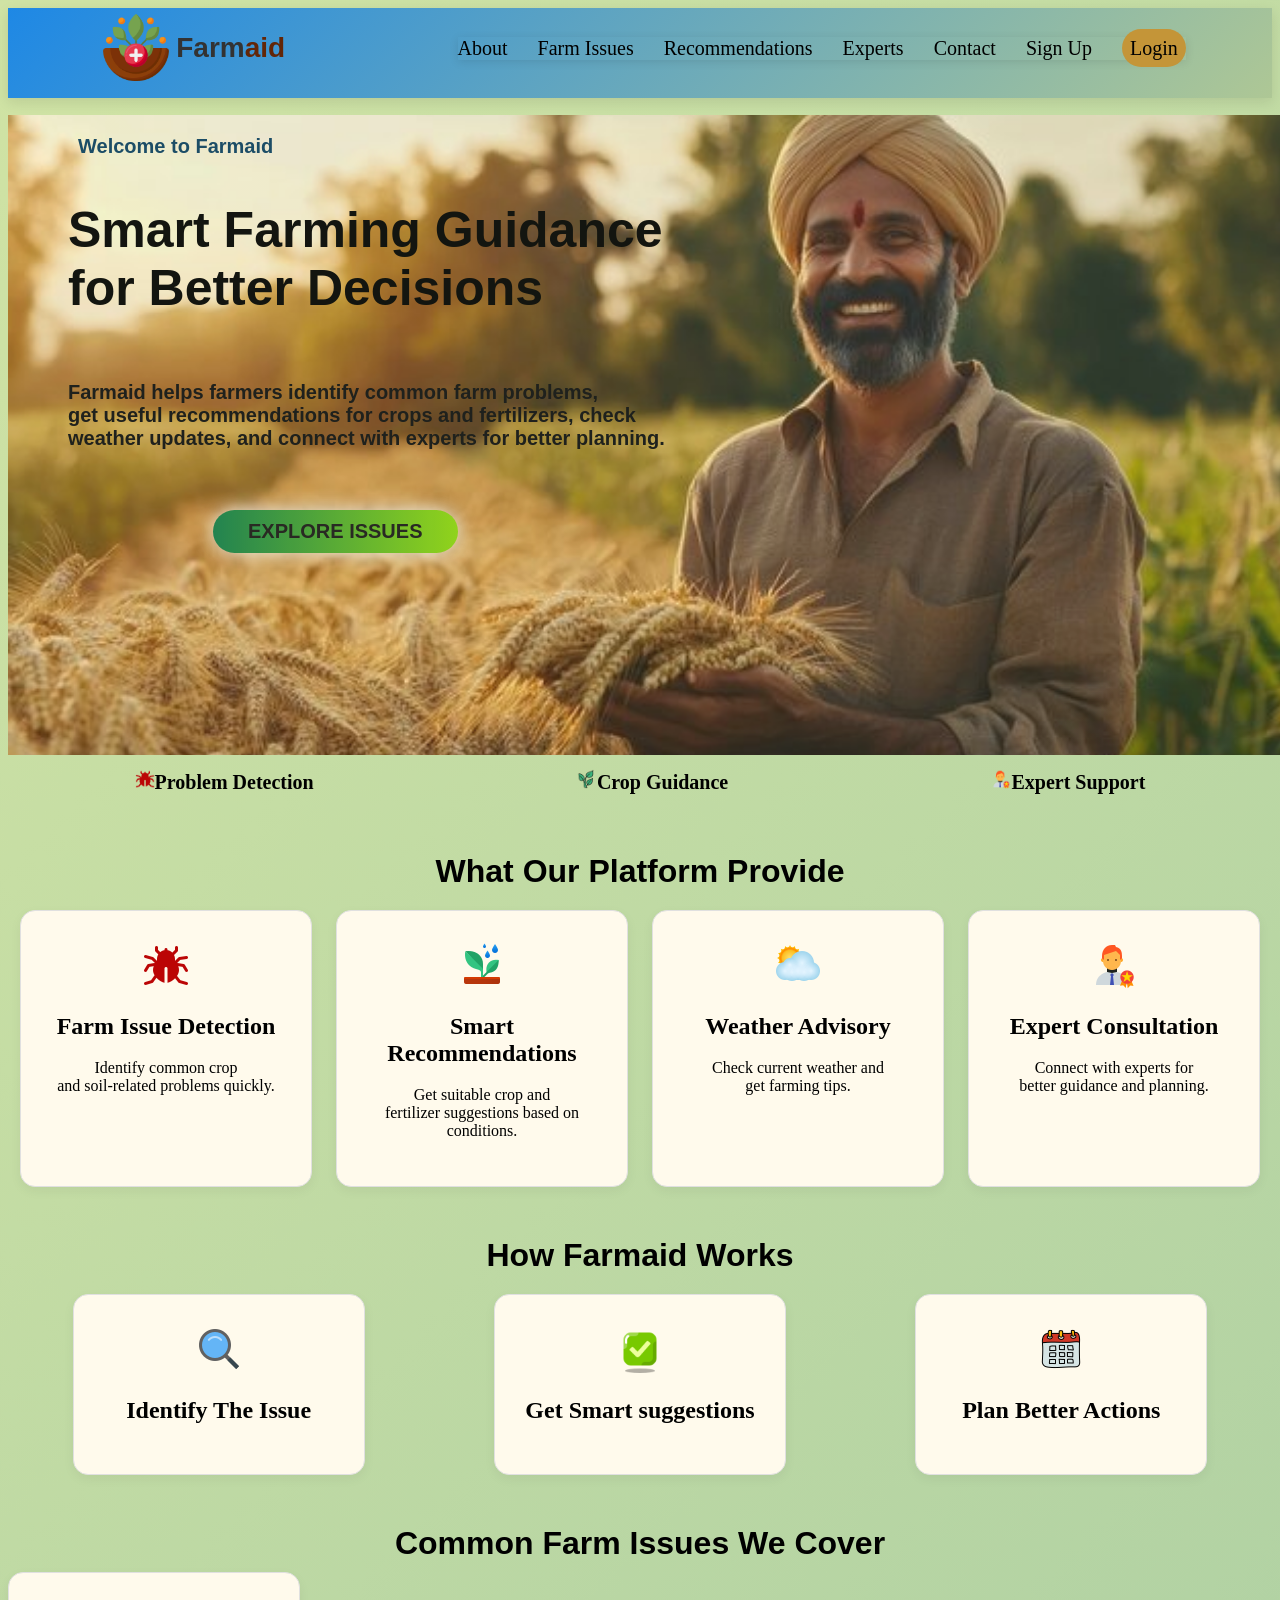
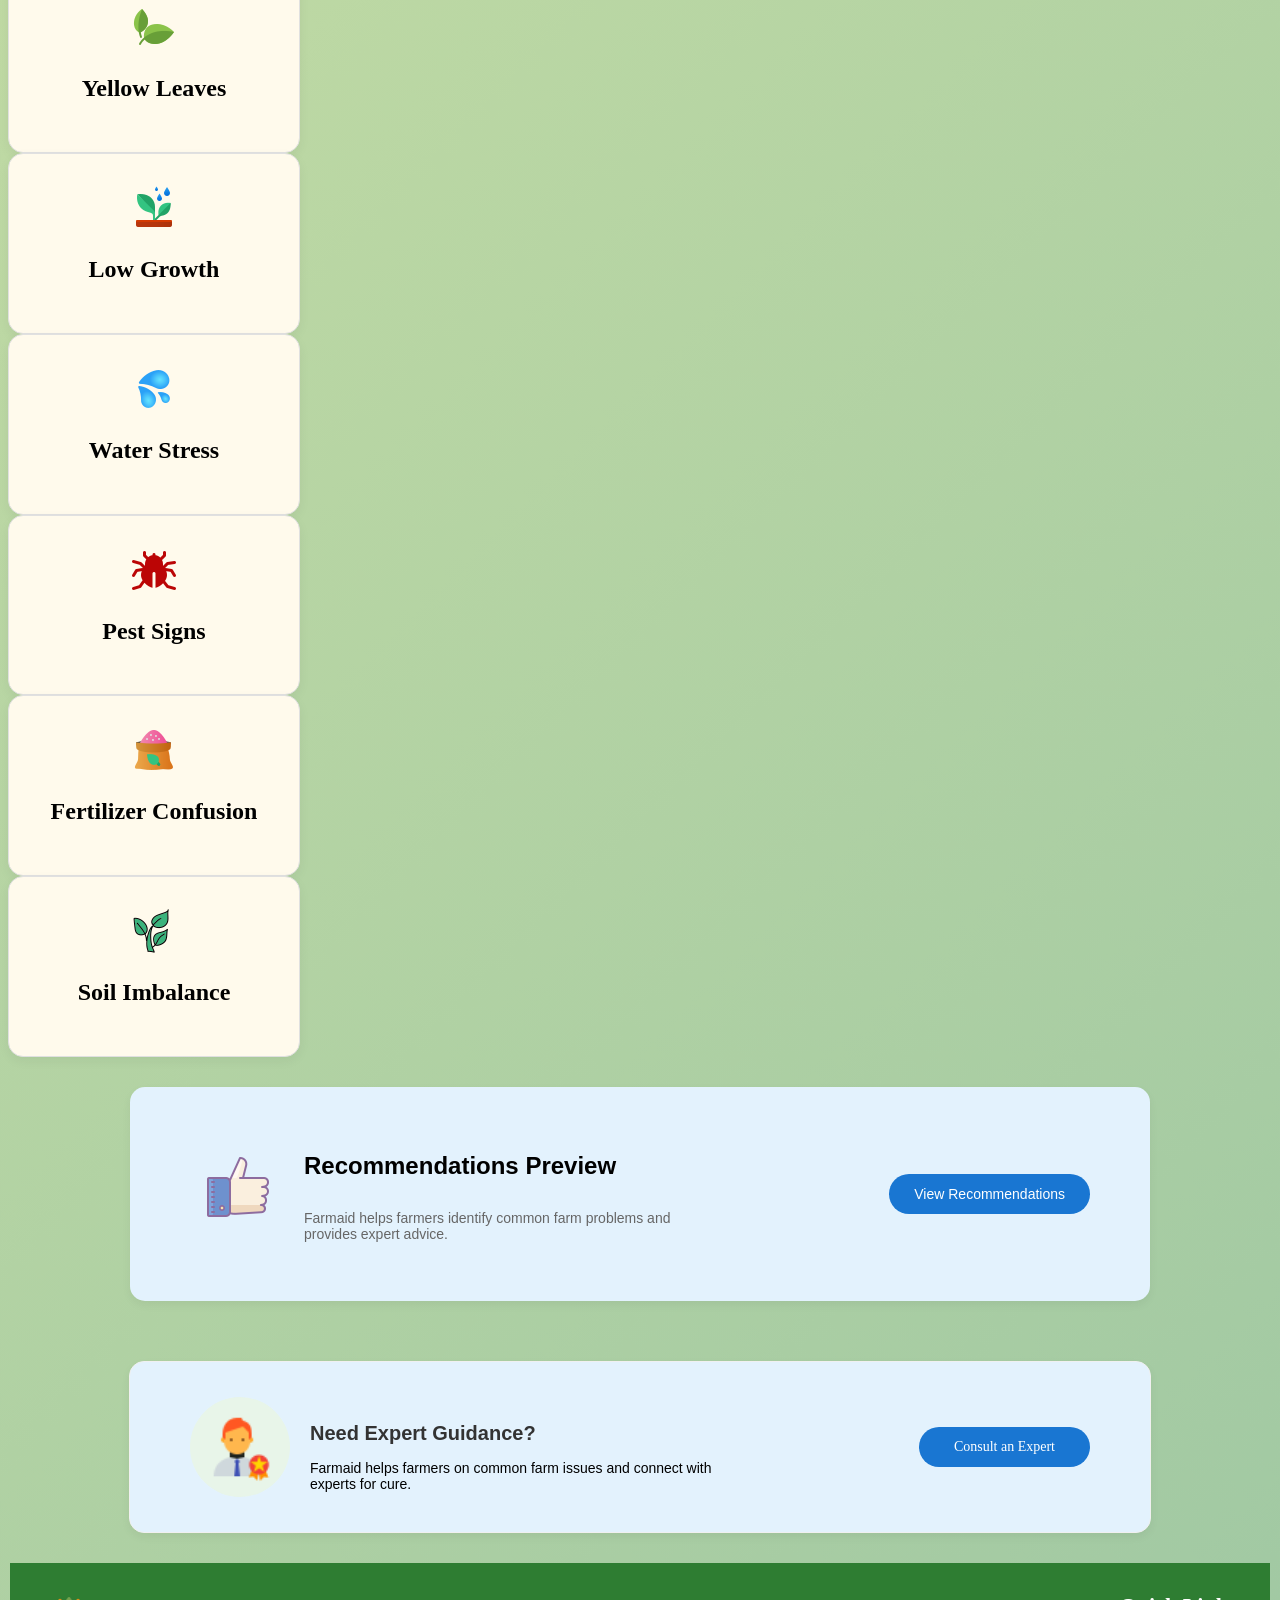
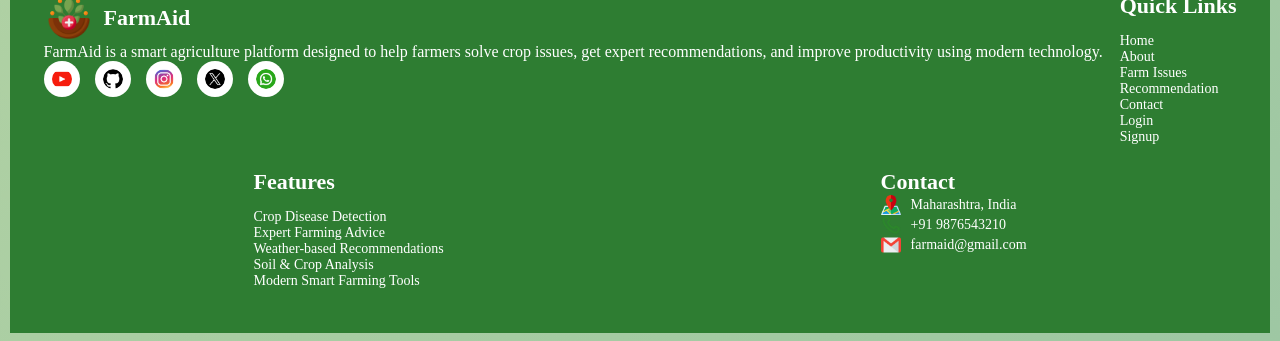
<file: index.html>
<!DOCTYPE html>
<html>

<head>

    <title>Home</title>
    <link rel="stylesheet" href="./css/navbar.css">
    <link rel="stylesheet" href="./css/style.css">
    <link rel="stylesheet" href="./css/footer.css">
</head>

<body>
    <!--navbar code-->
    <div class="main-container">
        <div class="lmg-contanair"><img src="./images/logo-icon.png" alt="logo" class="main-logo-img">

            <span class="farm">Farm</span><span class="aid">aid</span>

        </div>
        <div class="nav-menu">



            <a href="./pages/about.html" class="menu">About</a>
            <a href="./pages/farmissue.html" class="menu">Farm Issues</a>
            <a href="./pages/recommendation.html" class="menu">Recommendations</a>
            <a href="./pages/expert.html" class="menu">Experts</a>
            <a href="./pages/contact.html" class="menu">Contact</a>
            <a href="./pages/sign-up.html" class="menu">Sign Up</a>
            <a href="././pages/login.html" class="menu"><span class="lgin">Login</span></a>



        </div>
    </div>
    <div>
        <!--bacground img+data code-->
        <div class="main-hero-section">
            <h2 class="wlcome-heading">Welcome to Farmaid</h2>
            <h1 class="sub-heading">Smart Farming Guidance<br> for Better Decisions</h1>
            <p class="para1">Farmaid helps farmers identify common farm problems,<br> get useful recommendations for
                crops and fertilizers, check<br> weather updates, and connect with experts for better planning.</p>
            <div class="btns"><a href="./pages/farmissue.html" class="clicable-btn"><button class="issue-btn"
                        class="btn-grad">Explore Issues</button></a>

            </div>

        </div>
        <!--small cards code-->
        <div class="highlighted-text-container">
            <span class="high-text"><img src="./images/bug-icon.png" height="20px">Problem Detection</span>
            <span class="high-text"><img src="./images/plant-icon.png" height="20px">Crop Guidance</span>

            <span class="high-text"><img src="./images/expert-icon.png" height="20px">Expert Support</span>

            </span>
        </div>
        <div>

            <!--what olatfrim peivide section code

            -->
            <section>
                <h2 class="platform-hrading">What Our Platform Provide</h2>
            </section>
            <div class="platform-heading-data">
                <div class="sub-card1">
                    <img src="./images/bug-icon.png">
                    <h2> Farm Issue Detection</h2>
                    <p>Identify common crop <br>and soil-related problems quickly.</p>
                </div>
                <div class="sub-card1">
                    <img src="./images/plant-pot-icon.png">
                    <h2>Smart Recommendations</h2>
                    <p>
                        Get suitable crop and <br>fertilizer suggestions based on conditions.
                    </p>
                </div>
                <div class="sub-card1">
                    <img src="./images/cloud-sun-icon.png">
                    <h2>
                        Weather Advisory

                    </h2>
                    <p>Check current weather and <br>get farming tips.</p>
                </div>
                <div class="sub-card1">
                    <img src="./images/expert-icon.png">
                    <h2>
                        Expert Consultation

                    </h2>
                    <p>Connect with experts for <br>better guidance and planning.</p>
                </div>

            </div>

        </div>
        <!--how work  our website section-->
        <section>
            <h2 class="second-heading">How Farmaid Works</h2>
        </section>
        <div class="steps-contanair">
            <div class="stpes-cards">
                <img src="./images/serchglass-icon.png">
                <h2>Identify The Issue</h2>
            </div>
            <div class="stpes-cards">
                <img src="./images/checkbox-icon.png" height="48px">
                <h2>Get Smart suggestions</h2>
            </div>
            <div class="stpes-cards">
                <img src="./images/calendar-icon.png" height="48px">
                <h2>Plan Better Actions</h2>
            </div>
        </div>


        
        <!-- FOOTER END -->




        <!--farm issue cover code-->
        <section>
            <h2 class="section-heading">Common Farm Issues We Cover</h2>
        </section>
        <div class="isuue-contanair">
            <div class="stpes-cards">
                <div class="issue-icon"><img src="./images/leaf-icon.png"></div>
                <h2>Yellow Leaves</h2>
            </div>
            <div class="stpes-cards">
                <div class="issue-icon"><img src="./images/plant-pot-icon.png"></i></div>
                <h2>Low Growth</h2>
            </div>
            <div class="stpes-cards">
                <div class="issue-icon"><img src="./images/water-droplets-icon.png"></i></div>
                <h2>Water Stress</h2>
            </div>
            <div class="stpes-cards">
                <div class="issue-icon"><img src="./images/bug-icon.png"></i></div>
                <h2>Pest Signs</h2>
            </div>
            <div class="stpes-cards">
                <div class="issue-icon"><img src="./images/fertilizer-bag-icon.png"></i></div>
                <h2>Fertilizer Confusion</h2>
            </div>
            <div class="stpes-cards">
                <div class="issue-icon"><img src="./images/plant-icon.png" height="48px"></i></div>
                <h2>Soil Imbalance</h2>
            </div>
        </div>
        <!--reccomndation preview section-->
        <section class="recommendations-preview">
            <div class="recommendation-card">
                <div class="rec-left">
                    <div class="rec-icon">
                        <img src="./images/recommndation-icon.png">
                    </div>
                    <div class="rec-text">
                        <h2 class="rcom-prewi-heading">Recommendations Preview</h2>
                        <p>Farmaid helps farmers identify common farm problems and provides expert advice.</p>
                    </div>
                </div>
                <div class="rec-right">
                    <a href="./pages/recommendation.html" class="view-btn">View Recommendations</a>
                </div>
            </div>
        </section>

        <!--expert prewie card-->

        <section class="expert-preview">
            <div class="expert-card">
                <div class="exp-left">
                    <div class="exp-icon">
                        <img src="./images/expert-icon.png">
                    </div>
                    <div class="exp-text">
                        <h3 class="expert-head">Need Expert Guidance?</h3>
                        <p>Farmaid helps farmers on common farm issues and connect with experts for cure.</p>
                    </div>
                </div>
                <div class="exp-right">
                    <a href="./pages/expert.html" class="consult-btn">Consult an Expert</a>
                </div>
            </div>
        </section>

        <!-- FOOTER START -->
         <div class="footer-box">
        <div class="footer-container">

            <!-- SECTION 1 -->
            <div class="footer-section-1">
                <div class="logo-container">
                    <img src="./images/logo-icon.png" alt="logo" height="50px">
                    <b class="project-name">FarmAid</b>
                </div>

                <span>
                    FarmAid is a smart agriculture platform designed to help farmers solve crop issues,
                    get expert recommendations, and improve productivity using modern technology.
                </span>

                <div class="social-icon-container">

                    <a href="#" target="_blank">
                        <img src="./images/youtube.png" class="social-icon" >
                    </a>

                    <a href="#" target="_blank">
                        <img src="./images/github.png" class="social-icon">
                    </a>

                    <a href="#" target="_blank">
                        <img src="./images/instagram.png" class="social-icon">
                    </a>

                    <a href="#" target="_blank">
                        <img src="./images/twitter.png" class="social-icon">
                    </a>

                    <a href="#" target="_blank">
                        <img src="./images/whatsapp.png" class="social-icon">
                    </a>

                </div>
            </div>

            <!-- SECTION 2 -->
            <div class="footer-section-2">
                <b class="project-name">Quick Links</b>

                <ul>
                    <li><a href="./index.html" class="menu-subitem">Home</a></li>
                    <li><a href="./pages/about.html" class="menu-subitem">About</a></li>
                    <li><a href="./pages/farmissue.html" class="menu-subitem">Farm Issues</a></li>
                    <li><a href="./pages/recommendation.html" class="menu-subitem">Recommendation</a></li>
                    <li><a href="./pages/contact.html" class="menu-subitem">Contact</a></li>
                    <li><a href="./pages/login.html" class="menu-subitem">Login</a></li>
                    <li><a href="./pages/signup.html" class="menu-subitem">Signup</a></li>
                </ul>
            </div>

            <!-- SECTION 3 -->
            <div class="footer-section-3">
                <b class="project-name">Features</b>

                <ul>
                    <li>Crop Disease Detection</li>
                    <li>Expert Farming Advice</li>
                    <li>Weather-based Recommendations</li>
                    <li>Soil & Crop Analysis</li>
                    <li>Modern Smart Farming Tools</li>
                </ul>
            </div>

            <!-- SECTION 4 -->
            <div class="footer-section-4">
                <b class="project-name">Contact</b>

                <div class="contact-item">
                    <img src="./images/map.png" height="20px">
                    <a href="#" class="menu-subitem">
                        Maharashtra, India
                    </a>
                </div>

                <div class="contact-item">
                    <img src="./images/call.png" height="20px">
                    <a href="tel:+919876543210" class="menu-subitem">
                        +91 9876543210
                    </a>
                </div>

                <div class="contact-item">
                    <img src="./images/gmail.png" height="20px">
                    <a href="mailto:farmaid@gmail.com" class="menu-subitem">
                        farmaid@gmail.com
                    </a>
                </div>

            </div>

        </div>
        </div>



        

</body>

</html>
</file>
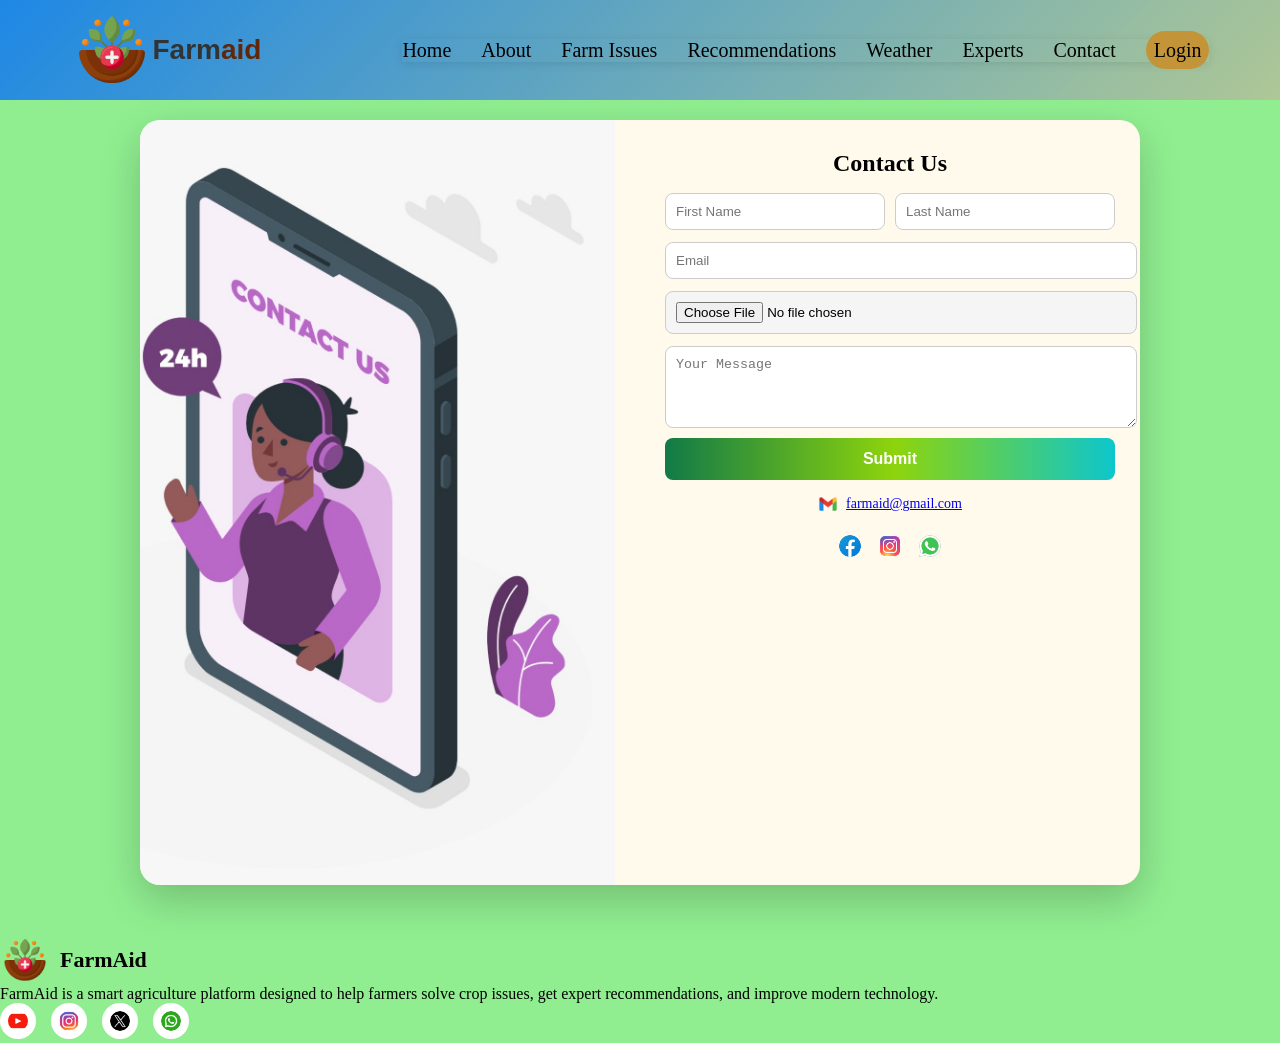
<file: pages/contact.html>
<!DOCTYPE html>
<html>
    <head>
        <title>
            Contact Experts
        </title>
        <link rel="stylesheet" href="../css/contact.css">
        <link rel="stylesheet" href="../css/footer.css">
    </head>
    <body>
        <div class="main-container">
        <div class="lmg-contanair"><img src="../images/logo-icon.png" alt="logo" class="main-logo-img">

            <span class="farm">Farm</span><span class="aid">aid</span>
        </div>
        <div class="nav-menu">
            <a href="../index.html" class="menu">Home</a>
            <a href="./about.html" class="menu">About</a>
            <a href="./farmissue.html" class="menu">Farm Issues</a>
            <a href="./recommendation.html" class="menu">Recommendations</a>
            <a href="./weather.html" class="menu">Weather</a>
            <a href="./expert.html" class="menu">Experts</a>
            <a href="./contact.html" class="menu">Contact</a>
            <a href="./login.html" class="menu"><span class="lgin">Login</span></a>
        </div>
        </div>
           <div class="main-card">

       
        <div class="card-left">
            <img src="../images/contact us.jpeg">
        </div>

        <div class="card-right">

            <div>
                <h2>Contact Us</h2>

                <form>

                    <div class="name-box">
                        <input type="text" placeholder="First Name" required>
                        <input type="text" placeholder="Last Name" required>
                    </div>

                    <input type="email" placeholder="Email" required>

                    <input type="file">

                    <textarea placeholder="Your Message" rows="4" required></textarea>

                    <button type="submit">Submit</button>

                </form>
            </div>

            <p class="mail">
                <img src="../images/email-icon.png" class="icon">
                <a href="mailto:farmaid@gmail.com">farmaid@gmail.com</a>
            </p>

            <div class="social">
                <img src="../images/facebook-icon.png">
                <img src="../images/instagram-icon.png">
                <img src="../images/whatsapp-icon.png">
            </div>

           
            <div class="map">
                <iframe src="https://maps.google.com/maps?q=maharashtra&output=embed"></iframe>
            </div>

        </div>

    </div>  
    <div class="footer-section-1">
        <div class="logo-container">
            <img src="../images/logo-icon.png" alt="logo" height="50px">
            <b class="project-name">FarmAid</b>
        </div>

        <span>
            FarmAid is a smart agriculture platform designed to help farmers solve crop issues,
            get expert recommendations, and improve  modern technology.
        </span>

        <div class="social-icon-container">

            <a href="#" target="_blank">
                <img src="../images/youtube.png" class="social-icon">
            </a>

            <a href="#" target="_blank">
                <img src="../images/instagram.png" class="social-icon">
            </a>

            <a href="#" target="_blank">
                <img src="../images/twitter.png" class="social-icon">
            </a>

            <a href="#" target="_blank">
                <img src="../images/whatsapp.png" class="social-icon">
            </a>

        </div>
    </div>      
    </body>
</html>
</file>
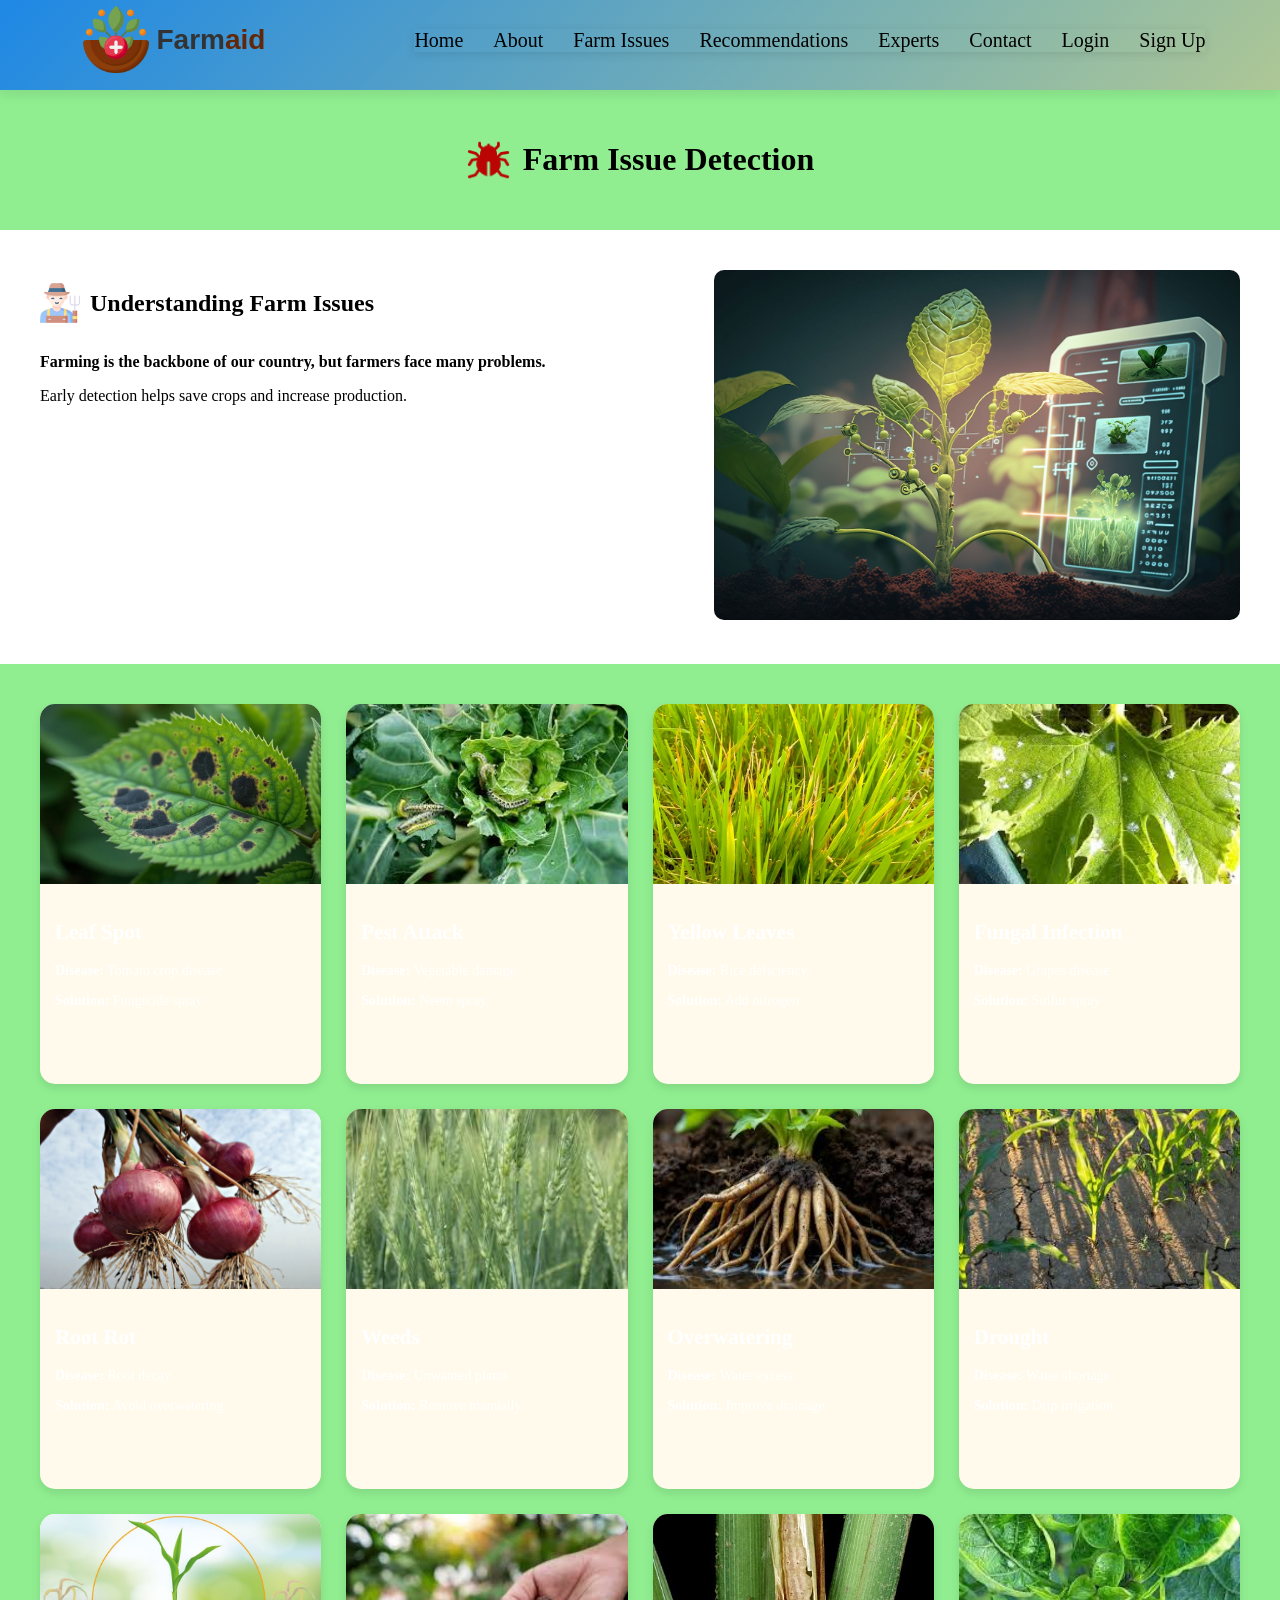
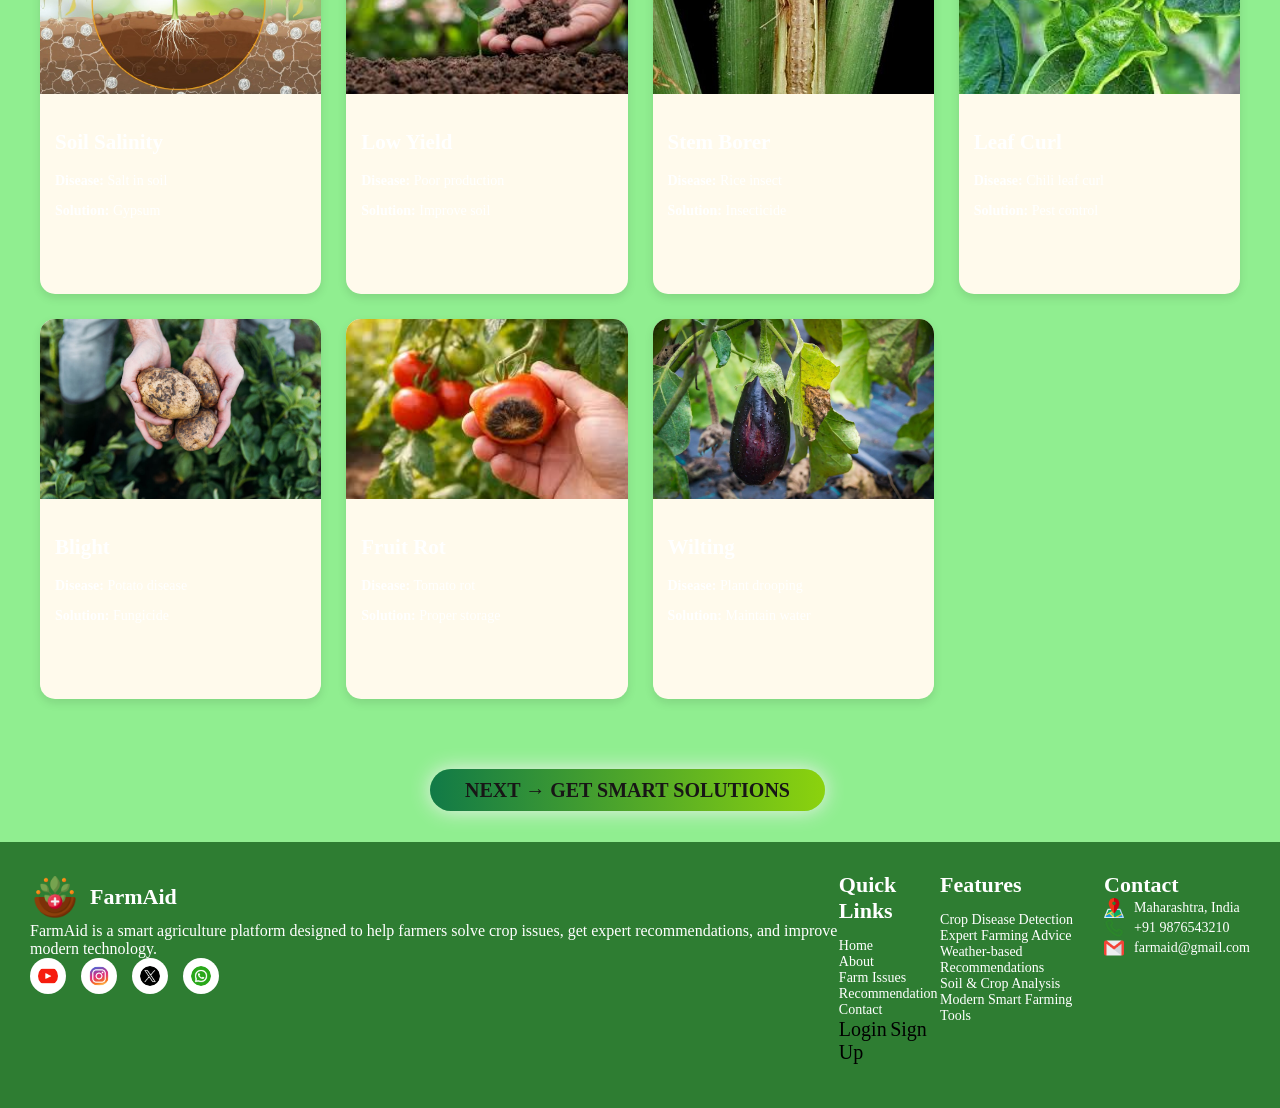
<file: pages/farmissue.html>
<!DOCTYPE html>
<html>

<head>
    <title>Farm issue</title>
    <link rel="stylesheet" href="../css/farmissue.css">
    <link rel="stylesheet" href="../css/navbar.css">
    <link rel="stylesheet" href="../css/footer.css">
</head>

<body>

    <div class="main-container">
        <div class="lmg-contanair">
            <img src="../images/logo-icon.png" class="main-logo-img">
            <span class="farm">Farm</span><span class="aid">aid</span>
        </div>

        <div class="nav-menu">
            <a href="../index.html" class="menu">Home</a>
            <a href="../pages/about.html" class="menu">About</a>
            <a href="../pages/farmissue.html" class="menu">Farm Issues</a>
            <a href="../pages/recommendation.html" class="menu">Recommendations</a>
            <a href="../pages/expert.html" class="menu">Experts</a>
            <a href="../pages/contact.html" class="menu">Contact</a>
            <a href="./../pages/login.html" class="menu">Login</a>
            <a href="./../pages/singup.html" class="menu">Sign Up</a>
     
        </div>
    </div>
   <header>
    <div class="header-title">
        <img src="../images/bug-icon.png" alt="icon">
        <h1>Farm Issue Detection</h1>
    </div>
</header>

    <section class="intro">

        <div class="intro-text">
            <div class="intro-title">
                <img src="../images/farmer-img.png" alt="farmer">
                <h2>Understanding Farm Issues</h2>
            </div>

            <b>
                <p>Farming is the backbone of our country, but farmers face many problems.</p>
            </b>
            <p>Early detection helps save crops and increase production.</p>

            <ul type="circle">
                <li><b>Crop Diseases:</b> Fungal, bacterial, and viral infections can damage crops.</li>
                <li><b>Pests:</b> Insects and rodents can eat leaves, fruits, and roots.</li>
                <li><b>Weeds:</b> Compete with crops for nutrients and water.</li>
                <li><b>Soil Issues:</b> Nutrient deficiencies and poor drainage affect growth.</li>
                <li><b>Weather Problems:</b> Droughts, floods, and storms can harm crops.</li>
                </li>

        </div>
  <div class="intro-img">
            <img src="../images/farmer-issue-heading.jpg">
        </div>

    </section>

    <section class="issue-container">

        <ul class="card-list">


            <li class="issue-card"><img src="../images/leaf-spot-fungus.webp">
                <div class="content">
                    <h2>Leaf Spot</h2>
                    <p><b>Disease:</b> Tomato crop disease</p>
                    <p><b>Solution:</b> Fungicide spray</p>
                </div>
            </li>

            <li class="issue-card"><img src="../images/vegatable-pest.jpg">
                <div class="content">
                    <h2>Pest Attack</h2>
                    <p><b>Disease:</b> Vegetable damage</p>
                    <p><b>Solution:</b> Neem spray</p>
                </div>
            </li>

            <li class="issue-card"><img src="../images/rice-yello-leaves.webp">
                <div class="content">
                    <h2>Yellow Leaves</h2>
                    <p><b>Disease:</b> Rice deficiency</p>
                    <p><b>Solution:</b> Add nitrogen</p>
                </div>
            </li>

            <li class="issue-card"><img src="../images/grapes-leaves.jpg">
                <div class="content">
                    <h2>Fungal Infection</h2>
                    <p><b>Disease:</b> Grapes disease</p>
                    <p><b>Solution:</b> Sulfur spray</p>
                </div>
            </li>

            <li class="issue-card"><img src="../images/onion-root.webp">
                <div class="content">
                    <h2>Root Rot</h2>
                    <p><b>Disease:</b> Root decay</p>
                    <p><b>Solution:</b> Avoid overwatering</p>
                </div>
            </li>

            <li class="issue-card"><img src="../images/weed-wheat.jpg">
                <div class="content">
                    <h2>Weeds</h2>
                    <p><b>Disease:</b> Unwanted plants</p>
                    <p><b>Solution:</b> Remove manually</p>
                </div>
            </li>

            <li class="issue-card"><img src="../images/root-overwater.jpg">
                <div class="content">
                    <h2>Overwatering</h2>
                    <p><b>Disease:</b> Water excess</p>
                    <p><b>Solution:</b> Improve drainage</p>
                </div>
            </li>

            <li class="issue-card"><img src="../images/maize.jpg">
                <div class="content">
                    <h2>Drought</h2>
                    <p><b>Disease:</b> Water shortage</p>
                    <p><b>Solution:</b> Drip irrigation</p>
                </div>
            </li>

            <li class="issue-card"><img src="../images/solil-img.jpg">
                <div class="content">
                    <h2>Soil Salinity</h2>
                    <p><b>Disease:</b> Salt in soil</p>
                    <p><b>Solution:</b> Gypsum</p>
                </div>
            </li>

            <li class="issue-card"><img src="../images/low-yeild.jpg">
                <div class="content">
                    <h2>Low Yield</h2>
                    <p><b>Disease:</b> Poor production</p>
                    <p><b>Solution:</b> Improve soil</p>
                </div>
            </li>

            <li class="issue-card"><img src="../images/stem-borer.jpg">
                <div class="content">
                    <h2>Stem Borer</h2>
                    <p><b>Disease:</b> Rice insect</p>
                    <p><b>Solution:</b> Insecticide</p>
                </div>
            </li>

            <li class="issue-card"><img src="../images/chili-img.jpg">
                <div class="content">
                    <h2>Leaf Curl</h2>
                    <p><b>Disease:</b> Chili leaf curl</p>
                    <p><b>Solution:</b> Pest control</p>
                </div>
            </li>

            <li class="issue-card"><img src="../images/potato-blog_Image.jpeg">
                <div class="content">
                    <h2>Blight</h2>
                    <p><b>Disease:</b> Potato disease</p>
                    <p><b>Solution:</b> Fungicide</p>
                </div>
            </li>

            <li class="issue-card"><img src="../images/tomato-img.jpg">
                <div class="content">
                    <h2>Fruit Rot</h2>
                    <p><b>Disease:</b> Tomato rot</p>
                    <p><b>Solution:</b> Proper storage</p>
                </div>
            </li>

            <li class="issue-card"><img src="../images/brinjal.webp">
                <div class="content">
                    <h2>Wilting</h2>
                    <p><b>Disease:</b> Plant drooping</p>
                    <p><b>Solution:</b> Maintain water</p>
                </div>
            </li>

        </ul>

    </section>
    <div class="next-section">
        <a href="../pages/recommendation.html">Next → Get Smart Solutions</a>
    </div>
<div class="footer-container">

    <!-- SECTION 1 -->
    <div class="footer-section-1">
        <div class="logo-container">
            <img src="../images/logo-icon.png" alt="logo" height="50px">
            <b class="project-name">FarmAid</b>
        </div>

        <span>
            FarmAid is a smart agriculture platform designed to help farmers solve crop issues,
            get expert recommendations, and improve  modern technology.
        </span>

        <div class="social-icon-container">

            <a href="#" target="_blank">
                <img src="../images/youtube.png" class="social-icon">
            </a>

            <a href="#" target="_blank">
                <img src="../images/instagram.png" class="social-icon">
            </a>

            <a href="#" target="_blank">
                <img src="../images/twitter.png" class="social-icon">
            </a>

            <a href="#" target="_blank">
                <img src="../images/whatsapp.png" class="social-icon">
            </a>

        </div>
    </div>

    <!-- SECTION 2 -->
    <div class="footer-section-2">
        <b class="project-name">Quick Links</b>

        <ul type="cicle">
            <li><a href="../index.html" class="menu-subitem">Home</a></li>
            <li><a href="../pages/about.html" class="menu-subitem">About</a></li>
            <li><a href="../pages/farmissue.html" class="menu-subitem">Farm Issues</a></li>
            <li><a href="../pages/recommendation.html" class="menu-subitem">Recommendation</a></li>
            <li><a href="../pages/contact.html" class="menu-subitem">Contact</a></li>
            <a href="../pages/login.html" class="menu">Login</a>
            <a href="../pages/sign-up.html" class="menu">Sign Up</a>
         </ul>
    </div>

    <!-- SECTION 3 -->
    <div class="footer-section-3">
        <b class="project-name">Features</b>

        <ul>
            <li>Crop Disease Detection</li>
            <li>Expert Farming Advice</li>
            <li>Weather-based Recommendations</li>
            <li>Soil & Crop Analysis</li>
            <li>Modern Smart Farming Tools</li>
        </ul>
    </div>

    <!-- SECTION 4 -->
    <div class="footer-section-4">
        <b class="project-name">Contact</b>

        <div class="contact-item">
            <img src="../images/map.png" height="20px">
            <a href="#" class="menu-subitem">
                Maharashtra, India
            </a>
        </div>

        <div class="contact-item">
            <img src="../images/call.png" height="20px">
            <a href="tel:+919876543210" class="menu-subitem">
                +91 9876543210
            </a>
        </div>

        <div class="contact-item">
            <img src="../images/gmail.png" height="20px">
            <a href="mailto:farmaid@gmail.com" class="menu-subitem">
                farmaid@gmail.com
            </a>
        </div>

    </div>

</div>
<!-- FOOTER END -->
</body>

</html>
</file>
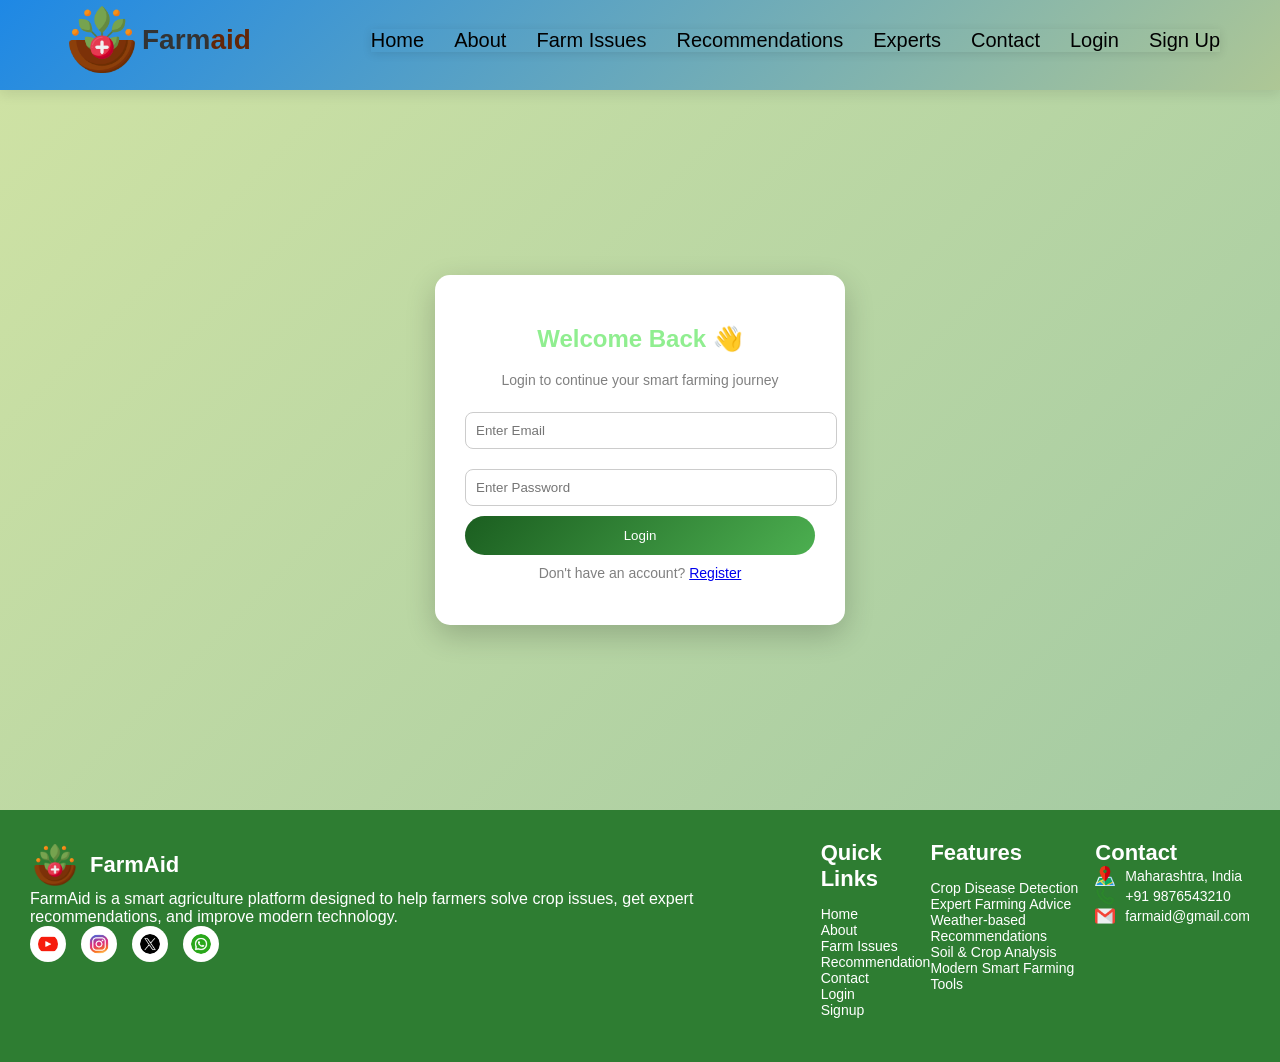
<file: pages/login.html>
<!DOCTYPE html>
<html>
<head>
    <title>Login - Farmaid</title>

    <link rel="stylesheet" href="./../css/navbar.css">
    <link rel="stylesheet" href="./../css/footer.css">
    <link rel="stylesheet" href="./../css/login.css">
</head>
<body>

<div class="main-container">
        <div class="lmg-contanair">
            <img src="../images/logo-icon.png" class="main-logo-img">
            <span class="farm">Farm</span><span class="aid">aid</span>
        </div>

        <div class="nav-menu">
            <a href="../index.html" class="menu">Home</a>
            <a href="../pages/about.html" class="menu">About</a>
            <a href="../pages/farmissue.html" class="menu">Farm Issues</a>
            <a href="../pages/recommendation.html" class="menu">Recommendations</a>
            <a href="../pages/expert.html" class="menu">Experts</a>
            <a href="../pages/contact.html" class="menu">Contact</a>
            <a href="./../pages/login.html" class="menu">Login</a>
            <a href="./../pages/singup.html" class="menu">Sign Up</a>
     
        </div>
    </div>

    

<!-- LOGIN SECTION -->
<div class="login-container">

    <div class="login-box">
        <h2>Welcome Back 👋</h2>
        <p>Login to continue your smart farming journey</p>

        <form>
            <input type="email" placeholder="Enter Email" required>
            <input type="password" placeholder="Enter Password" required>

            <button type="submit">Login</button>

            <p class="extra">
                Don't have an account? <a href="#">Register</a>
            </p>
        </form>
    </div>

</div>


<!-- FOOTER START -->
<div class="footer-container">

    <!-- SECTION 1 -->
    <div class="footer-section-1">
        <div class="logo-container">
            <img src="./../images/logo-icon.png" alt="logo" height="50px">
            <b class="project-name">FarmAid</b>
        </div>

        <span>
            FarmAid is a smart agriculture platform designed to help farmers solve crop issues,
            get expert recommendations, and improve  modern technology.
        </span>

        <div class="social-icon-container">

            <a href="#" target="_blank">
                <img src="./../images/youtube.png" class="social-icon">
            </a>

            <a href="#" target="_blank">
                <img src="../images/instagram.png" class="social-icon">
            </a>

            <a href="#" target="_blank">
                <img src="../images/twitter.png" class="social-icon">
            </a>

            <a href="#" target="_blank">
                <img src="../images/whatsapp.png" class="social-icon">
            </a>

        </div>
    </div>

    <!-- SECTION 2 -->
    <div class="footer-section-2">
        <b class="project-name">Quick Links</b>

        <ul>
            <li><a href="../index.html" class="menu-subitem">Home</a></li>
            <li><a href="../pages/about.html" class="menu-subitem">About</a></li>
            <li><a href="../pages/farmissue.html" class="menu-subitem">Farm Issues</a></li>
            <li><a href="../pages/recommendation.html" class="menu-subitem">Recommendation</a></li>
            <li><a href="../pages/contact.html" class="menu-subitem">Contact</a></li>
            <li><a href="../pages/login.html" class="menu-subitem">Login</a></li>
            <li><a href="../pages/signup.html" class="menu-subitem">Signup</a></li>
        </ul>
    </div>

    <!-- SECTION 3 -->
    <div class="footer-section-3">
        <b class="project-name">Features</b>

        <ul>
            <li>Crop Disease Detection</li>
            <li>Expert Farming Advice</li>
            <li>Weather-based Recommendations</li>
            <li>Soil & Crop Analysis</li>
            <li>Modern Smart Farming Tools</li>
        </ul>
    </div>

    <!-- SECTION 4 -->
    <div class="footer-section-4">
        <b class="project-name">Contact</b>

        <div class="contact-item">
            <img src="./../images/map.png" height="20px">
            <a href="#" class="menu-subitem">
                Maharashtra, India
            </a>
        </div>

        <div class="contact-item">
            <img src="./../images/call.png" height="20px">
            <a href="tel:+919876543210" class="menu-subitem">
                +91 9876543210
            </a>
        </div>

        <div class="contact-item">
            <img src="./../images/gmail.png" height="20px">
            <a href="mailto:farmaid@gmail.com" class="menu-subitem">
                farmaid@gmail.com
            </a>
        </div>

    </div>

</div>
<!-- FOOTER END -->



</body>
</html>
</file>
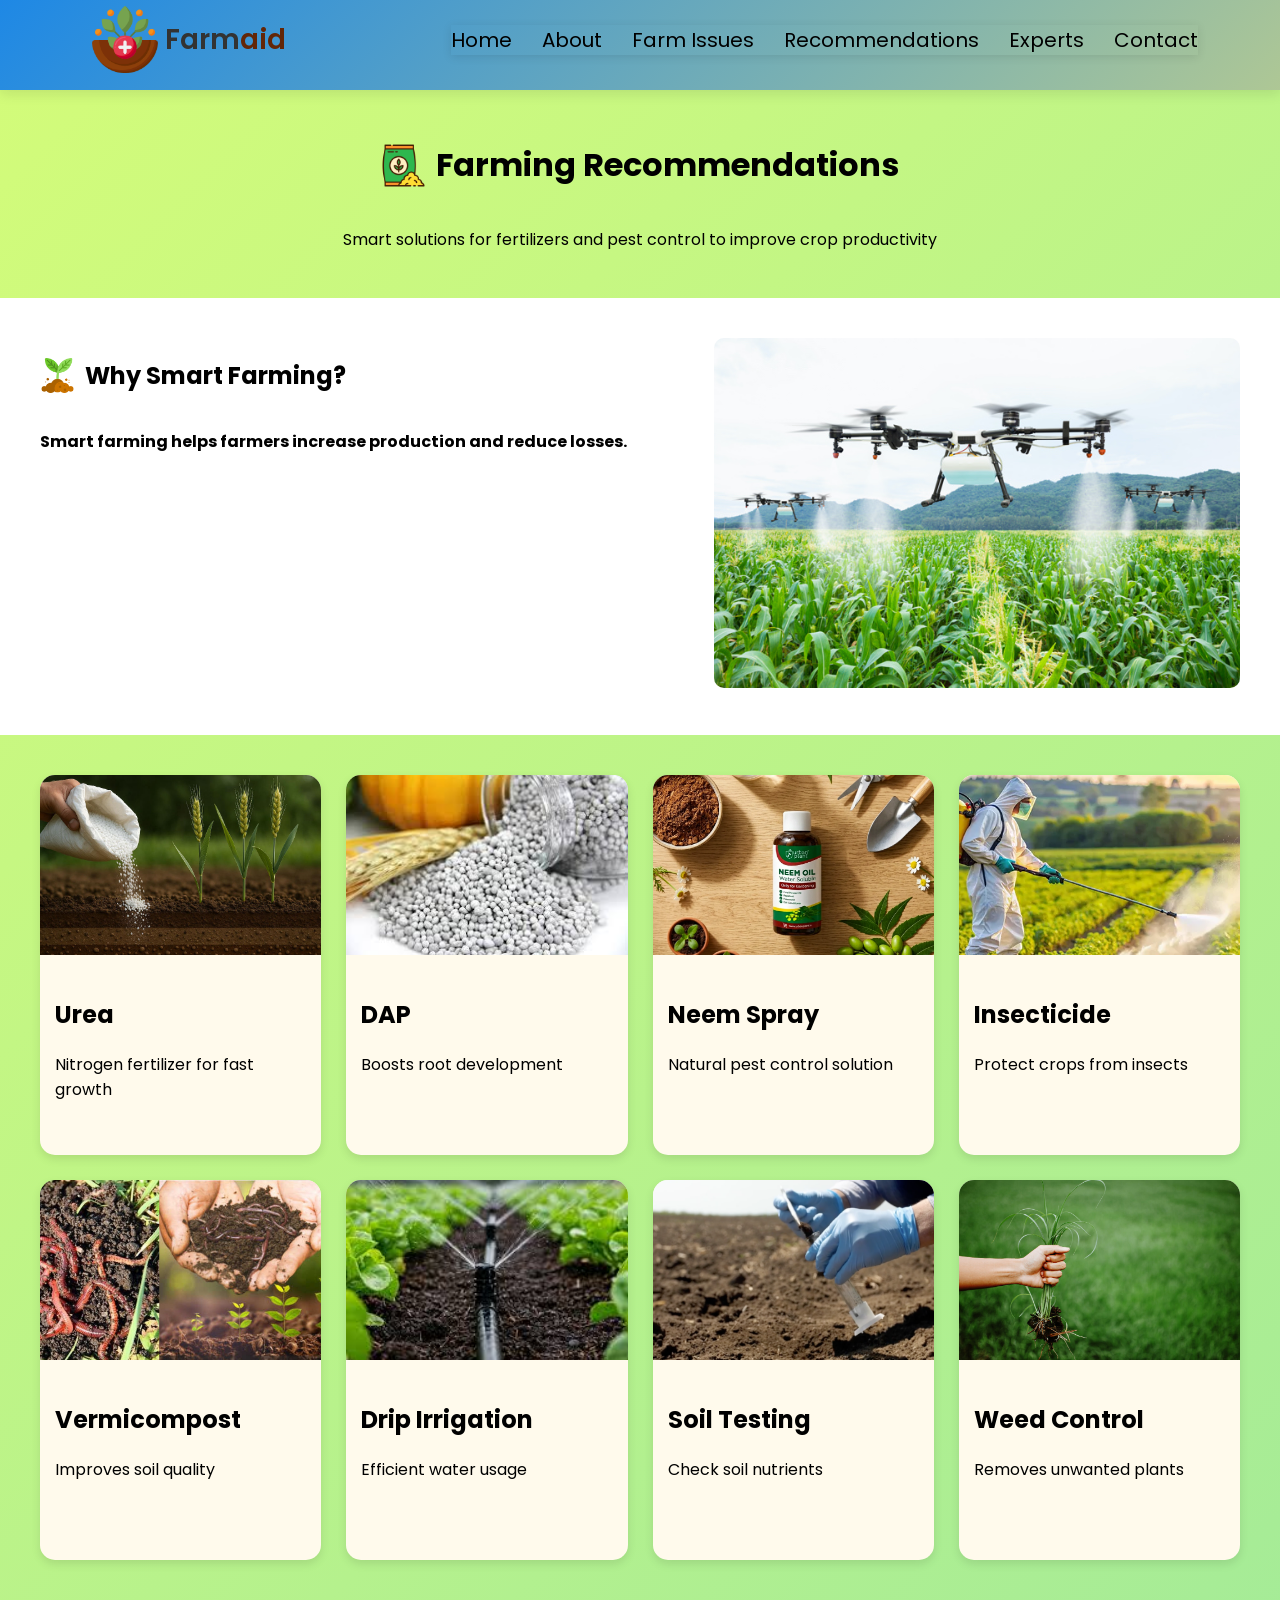
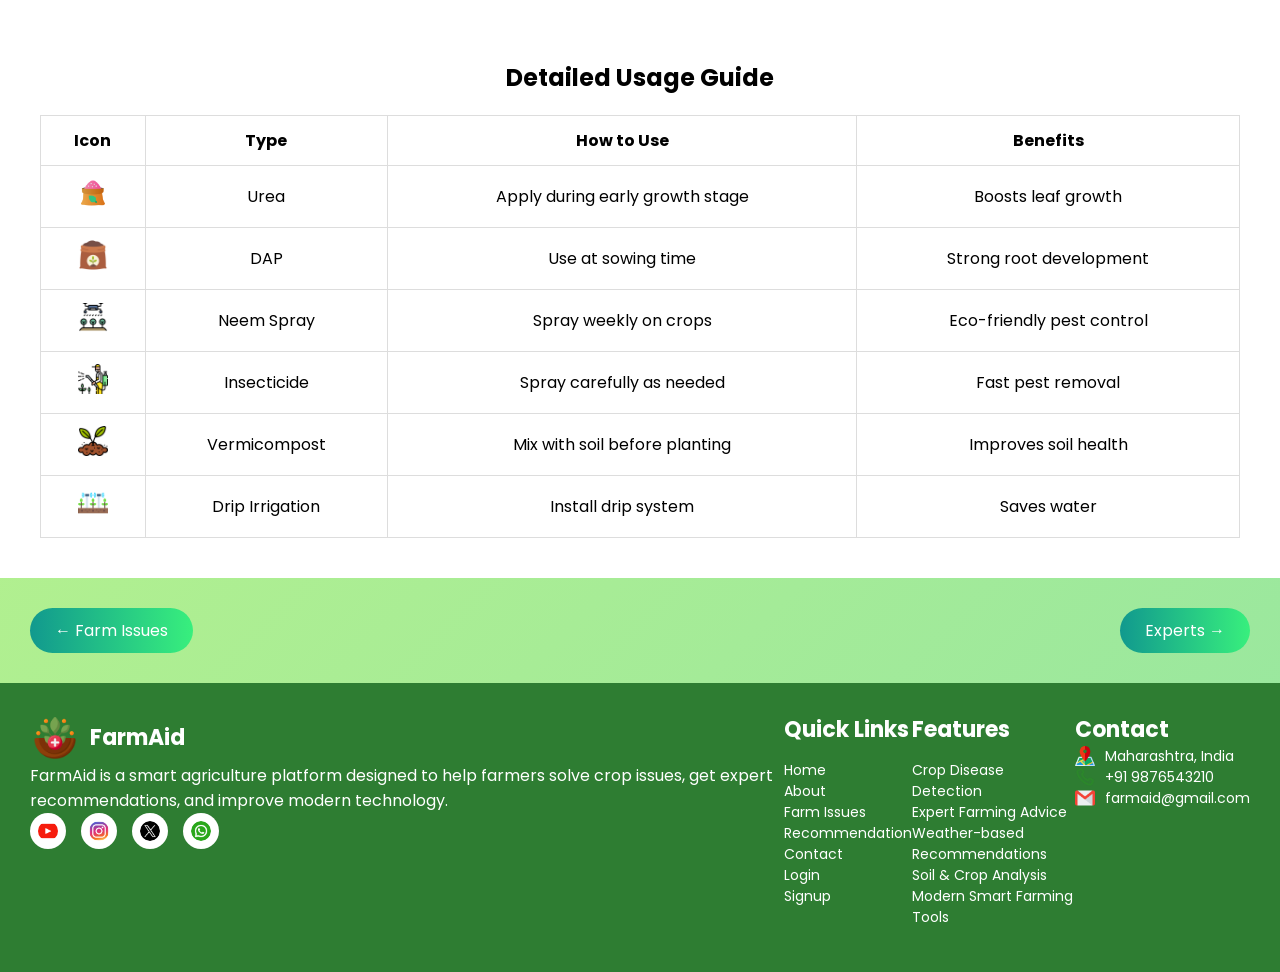
<file: pages/recommendation.html>
<!DOCTYPE html>
<html>

<head>
    <title>Recommendation</title>

   
    <link href="https://fonts.googleapis.com/css2?family=Poppins:wght@300;400;500;
    600&display=swap" rel="stylesheet">

    <link rel="stylesheet" href="./../css/recommendation.css">
    <link rel="stylesheet" href="./../css/navbar.css">
    <link rel="stylesheet" href="./../css/footer.css">
</head>

<body>

    <div class="main-container">
        <div class="lmg-contanair">
            <img src="../images/logo-icon.png" class="main-logo-img">
            <span class="farm">Farm</span><span class="aid">aid</span>
        </div>

        <div class="nav-menu">
            <a href="../index.html" class="menu">Home</a>
            <a href="../pages/about.html" class="menu">About</a>
            <a href="../pages/farmissue.html" class="menu">Farm Issues</a>
            <a href="../pages/recommendation.html" class="menu">Recommendations</a>
            <a href="../pages/expert.html" class="menu">Experts</a>
            <a href="../pages/contact.html" class="menu">Contact</a>
        </div>
    </div>
    <header>
        <div class="header-title">
            <img src="./../images/fertilizer.png">
            <h1>Farming Recommendations</h1>
        </div>
        <p>Smart solutions for fertilizers and pest control to improve crop productivity</p>
    </header>
    <section class="intro">
        <div class="intro-text">
            <div class="intro-title">
                <img src="./../images/sprout.png">
                <h2>Why Smart Farming?</h2>
            </div>

            <p><b>Smart farming helps farmers increase production and reduce losses.

            </b></p>

            <ul>
                <li>Improves soil fertility</li>
                <li>Controls pests effectively</li>
                <li>Increases crop yield</li>
                <li>Reduces cost of farming</li>
                <li>Uses modern irrigation methods</li>
            </ul>
        </div>

        <div class="intro-img">
            <img src="../images/smartfarming.jpg">
        </div>
    </section>
    <section class="card-list">

        <div class="issue-card">
            <img src="./../images/urea.jpg">
            <div class="content">
                <h2>Urea</h2>
                <p>Nitrogen fertilizer for fast growth</p>
            </div>
        </div>

        <div class="issue-card">
            <img src="./../images/dap.jpg">
            <div class="content">
                <h2>DAP</h2>
                <p>Boosts root development</p>
            </div>
        </div>

        <div class="issue-card">
            <img src="./../images/neemspray.webp">
            <div class="content">
                <h2>Neem Spray</h2>
                <p>Natural pest control solution</p>
            </div>
        </div>

        <div class="issue-card">
            <img src="./../images/insecticide.webp">
            <div class="content">
                <h2>Insecticide</h2>
                <p>Protect crops from insects</p>
            </div>
        </div>

        <div class="issue-card">
            <img src="./../images/vermicompost.jpg">
            <div class="content">
                <h2>Vermicompost</h2>
                <p>Improves soil quality</p>
            </div>
        </div>

        <div class="issue-card">
            <img src="./../images/dripirrigation.jpg">
            <div class="content">
                <h2>Drip Irrigation</h2>
                <p>Efficient water usage</p>
            </div>
        </div>

        <div class="issue-card">
            <img src="./../images/soiltesting.png">
            <div class="content">
                <h2>Soil Testing</h2>
                <p>Check soil nutrients</p>
            </div>
        </div>

        <div class="issue-card">
            <img src="./../images/weedcontrol.jpeg">
            <div class="content">
                <h2>Weed Control</h2>
                <p>Removes unwanted plants</p>
            </div>
        </div>

    </section>
    <section class="table-section">

        <h2>Detailed Usage Guide</h2>

        <table>
            <tr>
                <th>Icon</th>
                <th>Type</th>
                <th>How to Use</th>
                <th>Benefits</th>
            </tr>

            <tr>
                <td><img src="./../images/fertilizer-bag-icon.png"></td>
                <td>Urea</td>
                <td>Apply during early growth stage</td>
                <td>Boosts leaf growth</td>
            </tr>

            <tr>
                <td><img src="./../images/dap-fer.png"></td>
                <td>DAP</td>
                <td>Use at sowing time</td>
                <td>Strong root development</td>
            </tr>

            <tr>
                <td><img src="./../images/neem-s-icon.png"></td>
                <td>Neem Spray</td>
                <td>Spray weekly on crops</td>
                <td>Eco-friendly pest control</td>
            </tr>

            <tr>
                <td><img src="./../images/insecticide-icon.png"></td>
                <td>Insecticide</td>
                <td>Spray carefully as needed</td>
                <td>Fast pest removal</td>
            </tr>

            <tr>
                <td><img src="./../images/vermicompost-icon.png"></td>
                <td>Vermicompost</td>
                <td>Mix with soil before planting</td>
                <td>Improves soil health</td>
            </tr>

            <tr>
                <td><img src="./../images/drip-irrigation.png"></td>
                <td>Drip Irrigation</td>
                <td>Install drip system</td>
                <td>Saves water</td>
            </tr>

        </table>

    </section>
    <div class="nav-buttons">
        <a href="../pages/farmissue.html">← Farm Issues</a>
        <a href="../pages/expert.html">Experts →</a>
    </div>

</body>
</html>
<!-- FOOTER START -->
<div class="footer-container">

    <!-- SECTION 1 -->
    <div class="footer-section-1">
        <div class="logo-container">
            <img src="./../images/logo-icon.png" alt="logo" height="50px">
            <b class="project-name">FarmAid</b>
        </div>

        <span>
            FarmAid is a smart agriculture platform designed to help farmers solve crop issues,
            get expert recommendations, and improve  modern technology.
        </span>

        <div class="social-icon-container">

            <a href="#" target="_blank">
                <img src="./../images/youtube.png" class="social-icon">
            </a>

            <a href="#" target="_blank">
                <img src="../images/instagram.png" class="social-icon">
            </a>

            <a href="#" target="_blank">
                <img src="../images/twitter.png" class="social-icon">
            </a>

            <a href="#" target="_blank">
                <img src="../images/whatsapp.png" class="social-icon">
            </a>

        </div>
    </div>

    <!-- SECTION 2 -->
    <div class="footer-section-2">
        <b class="project-name">Quick Links</b>

        <ul>
            <li><a href="../index.html" class="menu-subitem">Home</a></li>
            <li><a href="../pages/about.html" class="menu-subitem">About</a></li>
            <li><a href="../pages/farmissue.html" class="menu-subitem">Farm Issues</a></li>
            <li><a href="../pages/recommendation.html" class="menu-subitem">Recommendation</a></li>
            <li><a href="../pages/contact.html" class="menu-subitem">Contact</a></li>
            <li><a href="../pages/login.html" class="menu-subitem">Login</a></li>
            <li><a href="../pages/signup.html" class="menu-subitem">Signup</a></li>
        </ul>
    </div>

    <!-- SECTION 3 -->
    <div class="footer-section-3">
        <b class="project-name">Features</b>

        <ul>
            <li>Crop Disease Detection</li>
            <li>Expert Farming Advice</li>
            <li>Weather-based Recommendations</li>
            <li>Soil & Crop Analysis</li>
            <li>Modern Smart Farming Tools</li>
        </ul>
    </div>

    <!-- SECTION 4 -->
    <div class="footer-section-4">
        <b class="project-name">Contact</b>

        <div class="contact-item">
            <img src="./../images/map.png" height="20px">
            <a href="#" class="menu-subitem">
                Maharashtra, India
            </a>
        </div>

        <div class="contact-item">
            <img src="./../images/call.png" height="20px">
            <a href="tel:+919876543210" class="menu-subitem">
                +91 9876543210
            </a>
        </div>

        <div class="contact-item">
            <img src="./../images/gmail.png" height="20px">
            <a href="mailto:farmaid@gmail.com" class="menu-subitem">
                farmaid@gmail.com
            </a>
        </div>

    </div>

</div>
<!-- FOOTER END -->






</body>
</html>
</file>
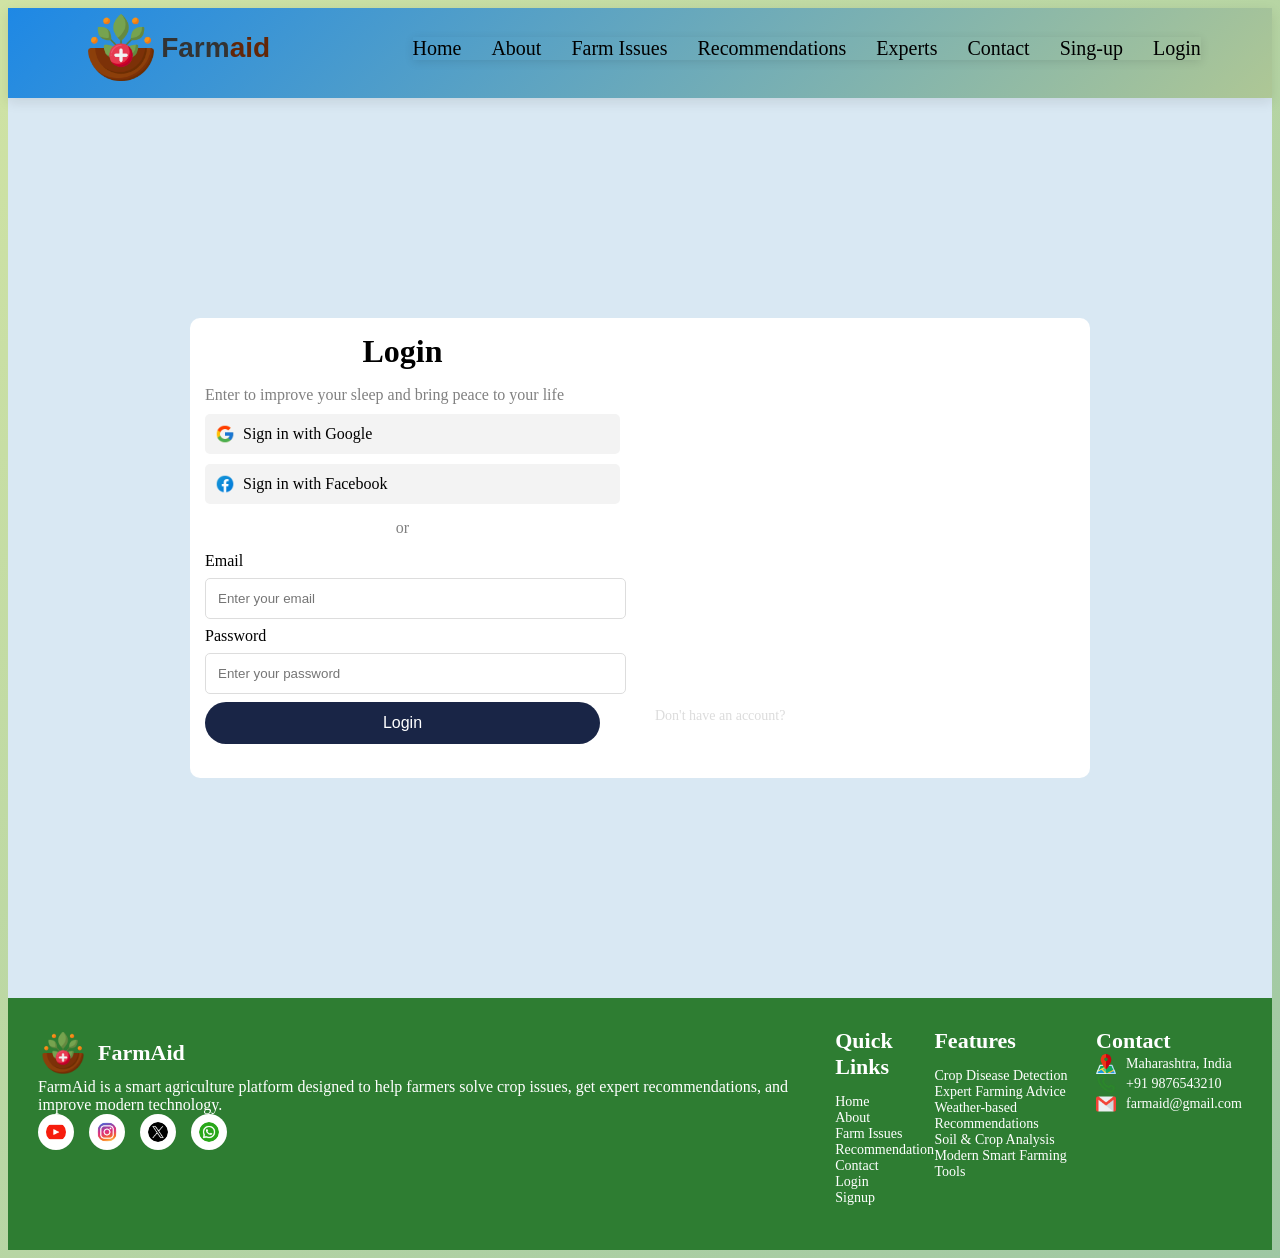
<file: pages/sign-up.html>
<!DOCTYPE html>
<html>

<head>

  <title>Singup</title>
  <link rel="stylesheet" href="./../css/signup.css">
  <link rel="stylesheet" href="./../css/navbar.css">
  <link rel="stylesheet" href="./../css/footer.css">
  
</head>

<body>

     <div class="main-container">
        <div class="lmg-contanair">
            <img src="../images/logo-icon.png" class="main-logo-img">
            <span class="farm">Farm</span><span class="aid">aid</span>
        </div>

        <div class="nav-menu">
            <a href="../index.html" class="menu">Home</a>
            <a href="../pages/about.html" class="menu">About</a>
            <a href="../pages/farmissue.html" class="menu">Farm Issues</a>
            <a href="../pages/recommendation.html" class="menu">Recommendations</a>
            <a href="../pages/expert.html" class="menu">Experts</a>
            <a href="../pages/contact.html" class="menu">Contact</a>
            <a href="../pages/sign-up.html" class="menu">Sing-up</a>
            <a href="../pages/login.html" class="menu">Login</a>



        </div>
    </div>
      </nav>

    </div>
  </div>

  <div class="div2">
    <div class="container">

      <!-- Left Side Login -->
      <div class="left">
        <h2 class="heading-container">Login</h2>
        <p>Enter to improve your sleep and bring peace to your life</p>



        <a href="sakshibhosale749@gmail.com" target="_blank" class="social-btn google-link">
          <img src="./../images/google-icon.png" alt="google icon" class="icon" />
          Sign in with Google
        </a>

        <a href="https://www.facebook.com/" target="_blank" class="social-btn fb-link">
          <img src="./../images/facebook-icon.png" alt="Facebook Icon" class="icon">
          Sign in with Facebook
        </a>


        <form>
          <div class="divider">or</div>

          <label>Email</label>
          <input type="email" class="input-field" placeholder="Enter your email">

          <label>Password</label>
          <input type="password" class="input-field" placeholder="Enter your password">



          <button class="login-btn">Login</button>
      </div>
      </form>

      <!-- Right Side Image -->
      <div class="right">
        <div class="right-text">
          <h2>Welcome Back!</h2>
          <p>Don't have an account? <a href="./../pages/sign-up.html" class="signup-link">Sign Up</a></p>
        </div>
      </div>

    </div>

  </div>


 <!-- FOOTER START -->
<div class="footer-container">

    <!-- SECTION 1 -->
    <div class="footer-section-1">
        <div class="logo-container">
            <img src="./../images/logo-icon.png" alt="logo" height="50px">
            <b class="project-name">FarmAid</b>
        </div>

        <span>
            FarmAid is a smart agriculture platform designed to help farmers solve crop issues,
            get expert recommendations, and improve  modern technology.
        </span>

        <div class="social-icon-container">

            <a href="#" target="_blank">
                <img src="./../images/youtube.png" class="social-icon">
            </a>

            <a href="#" target="_blank">
                <img src="../images/instagram.png" class="social-icon">
            </a>

            <a href="#" target="_blank">
                <img src="../images/twitter.png" class="social-icon">
            </a>

            <a href="#" target="_blank">
                <img src="../images/whatsapp.png" class="social-icon">
            </a>

        </div>
    </div>

    <!-- SECTION 2 -->
    <div class="footer-section-2">
        <b class="project-name">Quick Links</b>

        <ul>
            <li><a href="../index.html" class="menu-subitem">Home</a></li>
            <li><a href="../pages/about.html" class="menu-subitem">About</a></li>
            <li><a href="../pages/farmissue.html" class="menu-subitem">Farm Issues</a></li>
            <li><a href="../pages/recommendation.html" class="menu-subitem">Recommendation</a></li>
            <li><a href="../pages/contact.html" class="menu-subitem">Contact</a></li>
            <li><a href="../pages/login.html" class="menu-subitem">Login</a></li>
            <li><a href="../pages/signup.html" class="menu-subitem">Signup</a></li>
        </ul>
    </div>

    <!-- SECTION 3 -->
    <div class="footer-section-3">
        <b class="project-name">Features</b>

        <ul>
            <li>Crop Disease Detection</li>
            <li>Expert Farming Advice</li>
            <li>Weather-based Recommendations</li>
            <li>Soil & Crop Analysis</li>
            <li>Modern Smart Farming Tools</li>
        </ul>
    </div>

    <!-- SECTION 4 -->
    <div class="footer-section-4">
        <b class="project-name">Contact</b>

        <div class="contact-item">
            <img src="./../images/map.png" height="20px">
            <a href="#" class="menu-subitem">
                Maharashtra, India
            </a>
        </div>

        <div class="contact-item">
            <img src="./../images/call.png" height="20px">
            <a href="tel:+919876543210" class="menu-subitem">
                +91 9876543210
            </a>
        </div>

        <div class="contact-item">
            <img src="./../images/gmail.png" height="20px">
            <a href="mailto:farmaid@gmail.com" class="menu-subitem">
                farmaid@gmail.com
            </a>
        </div>

    </div>

</div>
<!-- FOOTER END -->


</body>
        </html>
</file>
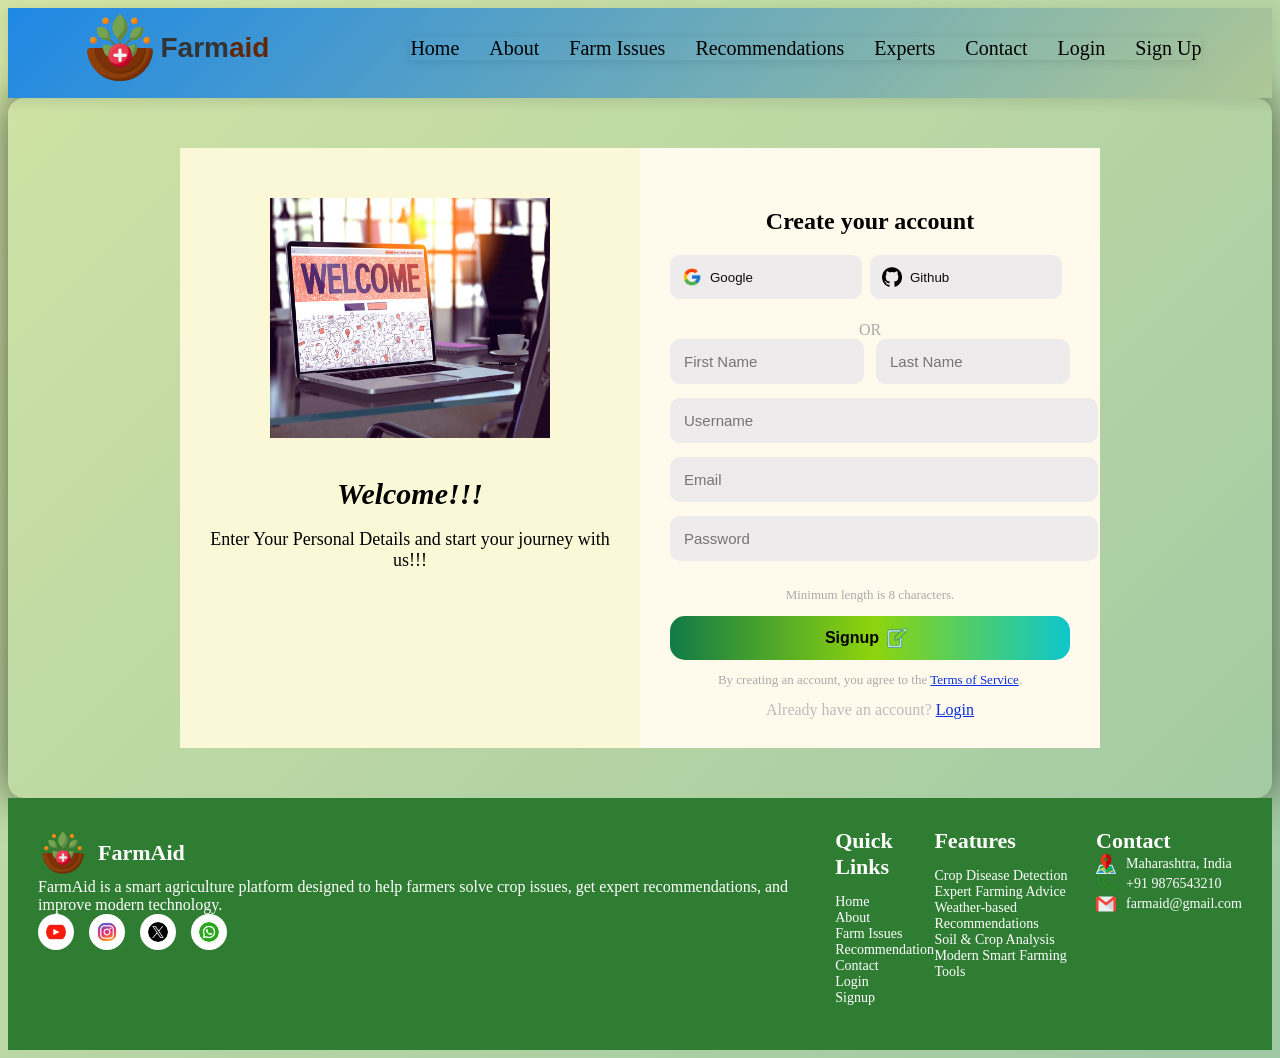
<file: pages/singup.html>
<!DOCTYPE html>
<html>
    
<head>
    
    <title>Signup</title>
    <link rel="stylesheet" href="./../css/singup.css">
    <link rel="stylesheet" href="./../css/footer.css">
    <link rel="stylesheet" href="./../css/navbar.css">


</head>

<body>

    <div class="main-container">
        <div class="lmg-contanair">
            <img src="../images/logo-icon.png" class="main-logo-img">
            <span class="farm">Farm</span><span class="aid">aid</span>
        </div>

        <div class="nav-menu">
            <a href="../index.html" class="menu">Home</a>
            <a href="../pages/about.html" class="menu">About</a>
            <a href="../pages/farmissue.html" class="menu">Farm Issues</a>
            <a href="../pages/recommendation.html" class="menu">Recommendations</a>
            <a href="../pages/expert.html" class="menu">Experts</a>
            <a href="../pages/contact.html" class="menu">Contact</a>
            <a href="./../pages/login.html" class="menu">Login</a>
            <a href="./../pages/singup.html" class="menu">Sign Up</a>
     
        </div>
    </div>

    
 <div class="wrapper">
        <div class="container">


            <div class="left-card">
                <img src="../images/welcome-singup.jpg" class="avatar" />
                <i>
                    <h2>Welcome!!!</h2>
                </i>
                <p>Enter Your Personal Details and start your journey with us!!!</p>

            </div>




            <div class="card">
                <h2 class="title">Create your account</h2>

                <div class="social-row">
                    <button class="social-btn">
                        <a href="mailto:akshatadawange86@gmail.com" target="_blank" class="google-link">
                            <img src="../images/google-icon.png" class="icon"> Google
                    </button>
                    </a>
                    <button class="social-btn">
                        <a href="https://github.com/Akshata05Dawange" target="_blank" class="github-link">
                            <img src="../images/github.png" class="icon"> Github
                    </button>
                    </a>
                </div>


                <p class="or">OR</p>


                <form>
                    <div class="name-group">

                        <input type="text" placeholder="First Name" required>
                        <input type="text" placeholder="Last Name" required>
                    </div>

                    <input type="text" placeholder="Username" required>
                    <input type="email" placeholder="Email" required>
                    <input type="password" placeholder="Password" required>

                    <p class="terms">Minimum length is 8 characters.</p>
                    <button type="submit" class="signup-btn">
                        <a href="../index.html" target="_blank" class="github-link">
                            <span>Signup</span>
                            <img src="../images/signup.png" class="signup-icon">
                    </button>
                    </a>

                    <p class="terms">
                        By creating an account, you agree to the
                        <a href="">Terms of Service</a>.
                    </p>

                    <p class="login-link">
                        Already have an account? <a href="../pages/login.html">Login</a>
                    </p>

                </form>
            </div>
        </div>
 </div>       
            
 <!-- FOOTER START -->
<div class="footer-container">

    <!-- SECTION 1 -->
    <div class="footer-section-1">
        <div class="logo-container">
            <img src="./../images/logo-icon.png" alt="logo" height="50px">
            <b class="project-name">FarmAid</b>
        </div>

        <span>
            FarmAid is a smart agriculture platform designed to help farmers solve crop issues,
            get expert recommendations, and improve  modern technology.
        </span>

        <div class="social-icon-container">

            <a href="#" target="_blank">
                <img src="./../images/youtube.png" class="social-icon">
            </a>

            <a href="#" target="_blank">
                <img src="../images/instagram.png" class="social-icon">
            </a>

            <a href="#" target="_blank">
                <img src="../images/twitter.png" class="social-icon">
            </a>

            <a href="#" target="_blank">
                <img src="../images/whatsapp.png" class="social-icon">
            </a>

        </div>
    </div>

    <!-- SECTION 2 -->
    <div class="footer-section-2">
        <b class="project-name">Quick Links</b>

        <ul>
            <li><a href="../index.html" class="menu-subitem">Home</a></li>
            <li><a href="../pages/about.html" class="menu-subitem">About</a></li>
            <li><a href="../pages/farmissue.html" class="menu-subitem">Farm Issues</a></li>
            <li><a href="../pages/recommendation.html" class="menu-subitem">Recommendation</a></li>
            <li><a href="../pages/contact.html" class="menu-subitem">Contact</a></li>
            <li><a href="../pages/login.html" class="menu-subitem">Login</a></li>
            <li><a href="../pages/signup.html" class="menu-subitem">Signup</a></li>
        </ul>
    </div>

    <!-- SECTION 3 -->
    <div class="footer-section-3">
        <b class="project-name">Features</b>

        <ul>
            <li>Crop Disease Detection</li>
            <li>Expert Farming Advice</li>
            <li>Weather-based Recommendations</li>
            <li>Soil & Crop Analysis</li>
            <li>Modern Smart Farming Tools</li>
        </ul>
    </div>

    <!-- SECTION 4 -->
    <div class="footer-section-4">
        <b class="project-name">Contact</b>

        <div class="contact-item">
            <img src="./../images/map.png" height="20px">
            <a href="#" class="menu-subitem">
                Maharashtra, India
            </a>
        </div>

        <div class="contact-item">
            <img src="./../images/call.png" height="20px">
            <a href="tel:+919876543210" class="menu-subitem">
                +91 9876543210
            </a>
        </div>

        <div class="contact-item">
            <img src="./../images/gmail.png" height="20px">
            <a href="mailto:farmaid@gmail.com" class="menu-subitem">
                farmaid@gmail.com
            </a>
        </div>

    </div>

</div>
<!-- FOOTER END -->


  

</body>
</html>
</file>
<file: css/navbar.css>
.main-container{
display: flex;
flex-direction: row;
justify-content: space-around;
align-items: center;
background:linear-gradient(135deg, #1E88E5 0%,#aec795 100%);
box-shadow: 0 4px 12px rgba(23, 19, 19, 0.1);

margin-top: 0;
position: sticky;
top: 0;
z-index: 1000;
padding-bottom:10px ;
height: auto;


}
.lmg-contanair{
    display: flex;
    flex-direction: row;
    align-items: center;
    padding-left: 2px;
   
}


.main-logo-img{

    height: 80px;
     width: 80px;

}
.nav-menu{
    display: flex;
    flex-direction: row;
    gap: 30px;
    
    box-shadow: 0  2px 10px rgba(0,0,0,0.1);


}
.menu:hover{
    background-color:  rgb(196, 149, 56);
   border-radius: 20px;
    padding: 5px;
    transition: 0.3s;
    letter-spacing: -0.5px;
    

}

.farm{
    
    font-weight: 600;
    font-size: 28px;
    font-family:'poppins',sans-serif;
    color: #333;
}
.aid{
    font-size: 28px;
    color:rgb(98, 38, 8);
    font-weight: 600;
    font-family:'poppins',sans-serif;
}
.menu{
    text-decoration: none;
    font-size: 20px;
    color: black;
    
    
}
.lgin{
    background-color: rgb(196, 149, 56);
    border-radius: 30px;
    padding: 8px;
    
}

@media (max-width: 992px) {

    .main-container{
        flex-direction: column;
        padding: 10px;
        gap: 10px;
    }

    .main-logo-img{
        height: 60px;
        width: 60px;
    }

    .farm, .aid{
        font-size: 24px;
    }

    .nav-menu{
        flex-wrap: wrap;
        justify-content: center;
        gap: 15px;
    }

    .menu{
        font-size: 18px;
    }
}


@media (max-width: 576px) {

    .main-container{
        flex-direction: column;
        text-align: center;
    }

    .lmg-contanair{
        justify-content: center;
    }

    .main-logo-img{
        height: 50px;
        width: 50px;
    }

    .farm, .aid{
        font-size: 20px;
    }

    .nav-menu{
        flex-direction: column;
        align-items: center;
        gap: 10px;
        width: 100%;
    }

    .menu{
        font-size: 16px;
        width: 100%;
        padding: 8px;
    }

    .menu:hover{
        width: 80%;
    }

    .lgin{
        padding: 6px 12px;
    }
}
</file>
<file: css/style.css>
*body{
    margin: 0;
    padding: 0;
    box-sizing: border-box;
    
}
body{
    background: linear-gradient(135deg, #d0e3a4, #9ec7a3)
}

.main-hero-section{
    background-image: url(./../images/farmer-home-img.jpg);
    background-size:cover;
    background-position: center;
    height: 70vh;
    width: 100%;
    opacity: 0.9;
    padding-left: 50px;
    padding-bottom: 10px;

}
.wlcome-heading{

   font-family:'poppins',sans-serif;
    padding-top: 20px;
    padding-left: 20px;
    color: rgb(9, 61, 96);
    font-size: 20px;
    padding-bottom: 10px;
}
.sub-heading{
    padding-bottom: 30px;
    padding-left: 10px;
    font-size: 50px;
    font-family: 'poppins',sans-serif;
}
.para1{
    padding-bottom: 30px;
    font-size: 20px;
     padding-left: 10px;
    font-weight: 600;
    font-family: 'poppins',sans-serif;
    color: rgb(13, 13, 15);
}
.issue-btn{
margin-left: 80px;
}

    

.btns{
    margin-left: 150px;
    
}
.issue-btn{
  background-image: linear-gradient(to right, #117a47 0%, #8ed40c 51%, #0dc6cc 100%);
}

.issue-btn {
  margin: 10px;
  padding: 10px 35px;
  text-align: center;
  text-transform: uppercase;
  transition: 0.5s;
  background-size: 200% auto;
  color: rgb(24, 22, 22);
  box-shadow: 0 0 20px #eee;
  border-radius: 50px;
  display: inline;
  outline: none;
  border: none;
  margin-right: 30px;
  font-size: 20px;
  margin-left: 5px;
  font-weight: 600;
}

.issue-btn:hover {
  background-position: right center;
  color: #fff;
  text-decoration: none;
}

.weather-btn{
  background-image: linear-gradient(to right, #c1c5b1 0%, #3e1dd5 51%, #414d0b 100%);
}

.weather-btn {
  margin: 10px;
  padding: 10px 35px;
  text-align: center;
  text-transform: uppercase;
  transition: 0.5s;
  background-size: 200% auto;
  color: rgb(8, 7, 7);
  box-shadow: 0 0 20px #eee;
  border-radius: 50px;
  display: inline;
  outline: none;
  border: none;
  font-weight: 600;
  font-size: 20px;
}

.weather-btn:hover {
  background-position: right center;
  color: #fff;
  text-decoration: none;
}
.clicable-btn{
    text-decoration: none;
}
.highlighted-text-container{
    display: flex;
    flex-direction: row;
    justify-content: space-around;
    font-size: 20px;
    font-weight: 600;
    align-items: center;
    
    gap: 10px;
    
}
.high-text{
    
    padding: 9px;
    gap: 5px;
    margin-top: 5px;
    
   
}
.platform-hrading{
    text-align: center;
    margin-top: 50px;
    margin-bottom: 10px;
    font-weight: 700;
    font-size: 32px;
    font-family: 'poppins',sans-serif;

}
.platform-heading-data{
    display: flex;
    flex-direction: row;
    justify-content: space-around;
    margin-top: 20px;
}
.sub-card1{
    border: 1px solid #e0e0e0;
    background-color: #e3f2fd; 
    border-radius: 15px;
    padding: 30px 20px;
    width: 250px;
    text-align: center;
    box-shadow: 0 4px 12px rgba(0,0,0,0.05);
    transition: tranform 0.3s ease, box-shadow 0.3 ease;
    background-color: #FFFAEC ;

}

.sub-card1:hover{
    transform: translateY(-10px);
    box-shadow: 0 10px 20px rgba(0,0,0,0.1);
}
.second-heading{
    text-align: center;
    margin-top: 50px;
    margin-bottom: 10px;
    font-weight: 700;
    font-size: 32px;
    font-family: 'poppins',sans-serif;
}
.stpes-cards{
    border: 1px solid #e0e0e0;
   background-color:  #FFFAEC; 
    border-radius: 15px;
    padding: 30px 20px;
    width: 250px;
    text-align: center;
    box-shadow: 0 4px 12px rgba(0,0,0,0.05);
    transition: tranform 0.3s ease, box-shadow 0.3 ease;
    background-color: #FFFAEC ;



}
.stpes-cards:hover{
    transform: translateY(-10px);
    box-shadow: 0 10px 20px rgba(0,0,0,0.1);
}
.steps-contanair{
    display: flex;
    flex-direction: row;
    justify-content: space-around;
    margin-top: 20px;
    
}
<<<<<<< HEAD
.body{
    background-color: lightgreen;
}
=======
.isuue-contanair{
     display: grid;
     grid-template-columns:  repeat(3,1fr);
     gap: 20px;
     padding: 20px;
     max-width: 900px;
     margin: 0 auto;
}
.section-heading{
    text-align: center;
    margin-top: 50px;
    margin-bottom: 10px;
    font-weight: 700;
    font-size: 32px;
    font-family: 'poppins',sans-serif;
}
.recommendations-preview {
    padding: 30px 20px;
    display: flex;
    justify-content: center;
}

.recommendation-card {
    background-color: #e3f2fd; /* Light Blue background like image */
    border-radius: 15px;
    padding: 45px 60px;
    width: 100%;
    max-width: 900px;
    display: flex;
    align-items: center;
    justify-content: space-between; /* Icon/Text left mein, Button right mein */
    box-shadow: 0 4px 10px rgba(0,0,0,0.05);
}

.rec-left {
    display: flex;
    align-items: center;
    gap: 20px;
}

.rec-icon {
    font-size: 40px;
    color: #2e7d32; /* Green icon color */
    
    padding: 15px;
    border-radius: 12px;
}

.rec-text h3 {
    font-size: 20px;
    color: #333;
    margin-bottom: 5px;
}

.rec-text p {
    font-size: 14px;
    color: #666;
    max-width: 400px;
    font-family: 'poppins',sans-serif;
}
.rcom-prewi-heading{
    font-family: 'poppins',sans-serif;
    padding-bottom: 10px;

}

/* Button Styling */
.view-btn {
    background-color: #1976d2; /* Main Blue color */
    color: white;
    padding: 12px 25px;
    text-decoration: none;
    border-radius: 25px;
    font-weight: 500;
    font-size: 14px;
    font-family: 'poppins',sans-serif;
    transition: background 0.3s ease;
}

.view-btn:hover {
    background-color: #1565c0;
}


/* --- Blue CTA Banner --- */
.footer-cta {
    background-color: #94a7bc; /* Bright Blue like image */
    padding: 40px 20px;
    text-align: center;
    color: white;
}

.footer-cta h3 {
    margin-bottom: 20px;
    font-size: 22px;
}

.cta-buttons {
    display: flex;
    justify-content: center;
    gap: 15px;
}

.btn-explore, .btn-contact {
    padding: 10px 25px;
    border-radius: 25px;
    text-decoration: none;
    font-weight: bold;
    font-size: 14px;
}
.btn-explore:hover{
    
    color:black;
    box-shadow: 1px 2px rgb(143, 131, 131);

}
 .btn-contact:hover{
   
    color:black;
    box-shadow: 1px 2px rgb(143, 131, 131);
}

.btn-explore {
    background: white;
    color: #007bff;
}

.btn-contact {
    background: #ff9800; /* Orange color like image */
    color: white;
}

/* --- Main Footer (Dark Section) --- */
.main-footer {
    background-color: #2c3237; /* Dark Navy Blue */
    color: #e0e0e0;

    padding: 30px 0 10px 0;
}

.footer-container {
    max-width: 1200px;
    margin: 0 auto;
    display: flex;
    justify-content:space-between;
    flex-wrap: wrap;
    padding: 0 40px;
    gap: 10px;
    align-items: flex-start;
}

.footer-col {
    flex: 1;
    min-width: 150px;
    margin-bottom: 30px;
    margin-right: 10px;
    margin-left: 20px;
}

.footer-logo {
    color: white;
    margin-bottom: 15px;
    display: flex;
    flex-direction: row;
    align-items: center;
}

.footer-col h4 {
    color: white;
    margin-bottom: 20px;
    border-bottom: 2px solid #007bff;
    display: inline-block;
    text-decoration: none;
    
}

.footer-col ul {
    list-style: none;
    padding: 0;
}

.footer-col ul li {
    margin-bottom: 10px;
}

.footer-col ul li a {
    color: #ccc;
    text-decoration: none;
    transition: color 0.3s;
}

.footer-col ul li a:hover {
    color: white;
}

.social-icons {
    display: flex;
    gap: 10px;
    margin-top: 15px;
    font-size: 20px;
}
.email{
    display: flex;
    flex-direction: row;
    align-items: center;
}
.call{
    color: white;
}
.social-icons a {
    color: white;
}

/* Footer Copyright bar */
.footer-bottom {
    text-align: center;
    border-top: 1px solid #1b263b;
    margin-top: 20px;
    padding-top: 20px;
    font-size: 12px;
    color: #888;
}
.expert-preview {
    padding: 30px 20px;
    display: flex;
    justify-content: center;
}

.expert-card {
    background-color: #e3f2fd;
    border: 1px solid #f0f0f0;
    border-radius: 15px;
    padding: 35px 60px;
    width: 100%;
    max-width: 900px;
    display: flex;
    align-items: center;
    justify-content: space-between; /* Isse image left aur button right mein set honge */
    box-shadow: 0 4px 10px rgba(0,0,0,0.05); /* Light shadow like image */
}

.exp-left {
    display: flex;
    align-items: center;
    gap: 20px;
}

.exp-icon {
    font-size: 45px;
    color: #2e7d32; /* Green icon color */
    background: #e8f5e9; /* Light green background circle */
    padding: 15px;
    border-radius: 50%;
    display: flex;
    justify-content: center;
    align-items: center;
    width: 70px;
    height: 70px;
}


.exp-icon img {
    width: 100%;
    height: auto;
}

.exp-text h3 {
    font-size: 20px;
    
    color: #333;
    margin-bottom: 5px;
}

.exp-text p {
    font-size: 14px;
    
    max-width: 450px;
    margin: 0;
    font-family: 'poppins',sans-serif;
}

/* Button Styling */
.consult-btn {
    background-color: #1976d2; /* Main Blue color */
    color: white;
    padding: 12px 35px;
    text-decoration: none;
    border-radius: 25px;
    font-weight: 500;
    font-size: 14px;
    transition: background 0.3s ease;
    display: inline-block;
}

.consult-btn:hover {
    background-color: #1565c0;
}

.expert-head{
    font-family: 'poppins',sans-serif;
    padding-bottom: 10px;
    font-weight: 600;

}


>>>>>>> b3c77e17f6102c3cb9be46145fee0f140c8c756d
</file>
<file: css/footer.css>
/* FOOTER */
.footer-container {
  
display: flex;
justify-content: space-around;
padding: 30px;
background-color: #2e7d32;
color: white;
    display: flex;
    justify-content: space-around;
    padding: 30px;
    background-color: #2e7d32;
    color: white;

}

/* SECTIONS */
.footer-section-1,
.footer-section-2,
.footer-section-3,
gap: 15px;
width: 25%;
.footer-section-4 {
    display: flex;
    flex-direction: column;
    gap: 15px;
    width: 25%;
}

/* LOGO */
.logo-container {
display: flex;
align-items: center;
font-size: 22px;
    display: flex;
    align-items: center;
    gap: 10px;
}

.project-name {
    font-size: 22px;
}

/* SOCIAL ICONS */
.social-icon-container {

display: flex;
gap: 15px;
cursor: pointer;
    display: flex;
    gap: 15px;
}

.social-icon {
    height: 20px;
    width: 20px;
    background-color: white;
    padding: 8px;
    border-radius: 50%;
    cursor: pointer;
}

/* LINKS */
.menu-subitem {

text-decoration: none;
color: white;
font-size: 14px;
}

ul {
list-style: none;
padding: 0;
    text-decoration: none;
    color: white;
    font-size: 14px;
}

ul {
    list-style: none;
    padding: 0;
}

/* CONTACT */
.contact-item {

display: flex;
align-items: center;
gap: 10px;

    display: flex;
    align-items: center;
    gap: 10px;
}

/* RESPONSIVE */
@media (max-width: 768px) {


.footer-container {
    .footer-container {
        flex-direction: column;
        gap: 25px;
        text-align: center;
    }

    .footer-section-1,
    .footer-section-2,
    .footer-section-3,
    .footer-section-4 {
        width: 100%;
        align-items: center;
    }

    .logo-container {
        justify-content: center;
    }

    .contact-item {
        justify-content: center;
    }
}
</file>
<file: css/contact.css>
body {
    margin: 0;
    font-family: 'Segoe UI';
    background: lightgreen;
    display: block;
    justify-content: center;
    align-items: center;
    min-height: 100vh;
}


.main-card {
    display: grid;
    grid-template-columns: 500px 1fr;
    align-items: stretch;
    width: 1000px;
    height: auto;
    min-height: 85vh;
    background: #FFFAEC;
    border-radius: 20px;
    margin:120px auto 50px auto;
    overflow: hidden;
    box-shadow: 0 15px 40px rgba(0,0,0,0.2);
}

.card-left {
    display:block;
    height: 100%;
    width: 500px;
    overflow: hidden;
    display:block;
    border-top-right-radius: 20px;
    border-bottom-right-radius: 20px;
}

.card-left img {
    width: 95%;
    height: 100%;
    object-fit: cover;
    object-position:80% center;
    display: block;
}


.card-right {
    min-height: 100%;
    height: auto;
    padding: 25px;
    display: flex;
    flex-direction: column;
    justify-content: flex-start;
    overflow-y: visible;
}


h2 {
    text-align: center;
    margin: 5px 0 10px;
}


.name-box {
    display: flex;
    gap: 10px;
}


input, textarea {
    width: 100%;
    padding: 10px;
    margin: 6px 0;
    border-radius: 8px;
    border: 1px solid #ccc;
}

input[type="file"] {
    background: #f5f5f5;
}


.card-right button {
    width: 100%;
    padding: 12px;
    background-image: linear-gradient(to right, #117a47 0%, #8ed40c 51%, #0dc6cc 100%);
    color: white;
    border: none;
    border-radius: 8px;
    cursor: pointer;
    font-size: 16px;
    font-weight: 600;
    transition:background 0.3s ease;
}

.card-right button:hover {
    background-color: #7042e0;
}


.mail {
    display: flex;
    justify-content: center;
    align-items: center;
    gap: 8px;
    font-size: 14px;
}

.icon {
    width: 20px;
}


.social {
    text-align: center;
}

.social img {
    width: 26px;
    margin: 5px;
    transition: 0.3s;
}

.social img:hover {
    transform: scale(1.2);
}


.map iframe {
    width: 100%;
    height: 250px;
    border-radius: 12px;
    border: none;
    display:block;
    margin-top: 15px;
}
.main-container{
    display: flex;
    flex-direction: row;
    justify-content: space-around;
    align-items: center;
    background:linear-gradient(135deg, #1E88E5 0%,#aec795 100%);
    position:fixed;
    top:0;
    left:0;
    width:100%;
    z-index: 1000;
    padding: 10px 0;
    height:80px;
}

.lmg-contanair{
    display: flex;
    flex-direction: row;
    align-items: center;
    padding-left: 2px;
   
}

.main-logo-img{
    height: 80px;
     width: 80px;

}

.nav-menu{
    display: flex;
    flex-direction: row;
    gap: 30px;
    position: sticky;
    top:0;
    z-index: 1000;
    box-shadow: 0  2px 10px rgba(0,0,0,0.1);
}

.menu:hover{
    background-color:  rgb(196, 149, 56);
   border-radius: 20px;
    padding: 5px;
    transition: 0.3s;
}

.farm{
    
    font-weight: 600;
    font-size: 28px;
    font-family:'poppins',sans-serif;
    color: #333;
}

.aid{
    font-size: 28px;
    color:rgb(98, 38, 8);
    font-weight: 600;
    font-family:'poppins',sans-serif;
}

.menu{
    text-decoration: none;
    font-size: 20px;
    color: black;
    font-weight: 100;   
}

.lgin{
    background-color: rgb(196, 149, 56);
    border-radius: 30px;
    padding: 8px;  
}
@media screen and (max-width:768px){
    .main-card{
        display:flex;
        flex-direction: column;
        width:95%;
        margin-top: 80px;
    }
    .card-left{
        width:100%;
        height: 250px;
    }
    .card-right{
        width: 100%;
        padding: 20px;
    }
    .name-box{
        flex-direction: column;
        gap: 10px;
    }
    .map iframe {
        height: 200px;
    }
}
/* ================= MOBILE (≤480px) ================= */
@media screen and (max-width:480px){

    .main-card{
        display:flex;
        flex-direction: column;
        width: 95%;
        margin-top: 90px;
    }

    .card-left{
        width: 100%;
        height: 200px;
    }

    .card-right{
        width: 100%;
        padding: 15px;
    }

    .name-box{
        flex-direction: column;
        gap: 10px;
    }

    .main-container{
        flex-direction: column;
        height: auto;
        padding: 10px;
    }

    .nav-menu{
        flex-wrap: wrap;
        gap: 10px;
        justify-content: center;
    }

    .menu{
        font-size: 16px;
    }

    .map iframe{
        height: 180px;
    }
}


/* ================= TABLET (481px – 768px) ================= */
@media screen and (max-width:768px){

    .main-card{
        display:flex;
        flex-direction: column;
        width:95%;
        margin-top: 90px;
    }

    .card-left{
        width:100%;
        height: 250px;
    }

    .card-right{
        width: 100%;
        padding: 20px;
    }

    .name-box{
        flex-direction: column;
    }

    .nav-menu{
        gap: 15px;
    }
}


/* ================= LAPTOP (769px – 1024px) ================= */
@media screen and (max-width:1024px){

    .main-card{
        width: 90%;
        grid-template-columns: 1fr 1fr;
    }

    .card-left{
        width: 100%;
    }

    .card-right{
        padding: 20px;
    }

    .nav-menu{
        gap: 20px;
    }
}
</file>
<file: css/farmissue.css>
body {
    margin: 0;
    font-family: 'Segoe UI';
    background:lightgreen;
}

header {
    text-align: center;
    padding: 30px;
    color:black;
}
.header-title {
    display: flex;
    justify-content: center;
    align-items: center;
    gap: 12px;
}

.header-title img {
    width: 45px;
}

.intro {
    display: flex;
    padding: 40px;
    gap: 30px;
    background: white;
}

.intro-text {
    width: 55%;
}

.intro-title {
    display: flex;
    align-items: center;
    gap: 10px;
}

.intro-title img {
    width: 40px;
}

.intro-img {
    width: 45%;
}
.intro-img img {
    width: 100%;
    height: 350px;
    object-fit: cover;
    border-radius: 10px;
}
.card-list {
    list-style: none;
    margin: 0;
    padding: 40px;
    display: grid;
    grid-template-columns: repeat(4, 1fr);
    gap: 25px;
}


.issue-card {
    background-color: #FFFAEC;
    border-radius: 15px;
    overflow: hidden;
    height: 380px;
    width: 100%;
    box-shadow: 0 4px 10px rgba(0,0,0,0.1);
    transition: 0.3s;
}

.issue-card:hover {
    transform: translateY(-8px);
}

.issue-card img {
    width: 100%;
    height: 180px;
    object-fit: cover;
}

.content {
    padding: 15px;
}

.next-section {
    text-align: center;
    margin: 40px;
}

.next-section a {
    margin: 10px;
  padding: 10px 35px;
  text-align: center;
  text-transform: uppercase;
  transition: 0.5s;
  background-size: 200% auto;
  color: rgb(24, 22, 22);
  box-shadow: 0 0 20px #eee;
  border-radius: 50px;
  display: inline;
  outline: none;
  border: none;
  margin-right: 30px;
  font-size: 20px;
  margin-left: 5px;
  font-weight: 600;
  text-decoration: none;
   background-image: linear-gradient(to right, #117a47 0%, #8ed40c 51%, #0dc6cc 100%);
}
.next-section a:hover {
  background-position: right center;
  color: #fff;
  text-decoration: none;
}


/* Tablet */
@media (max-width: 1000px) {
    .intro {
        flex-direction: column;
    }

    .intro-text,
    .intro-img {
        width: 100%;
    }

    .intro-img img {
        height: 300px;
    }

    .card-list {
        grid-template-columns: repeat(2, 1fr);
    }
}

/* Mobile */
@media (max-width: 600px) {

    header h1 {
        font-size: 22px;
    }

    .intro {
        padding: 20px;
    }

    .intro-title h2 {
        font-size: 18px;
    }

    .intro-text p {
        font-size: 14px;
    }

    .intro-img img {
        height: 220px;
    }

    .card-list {
        grid-template-columns: 1fr;
        padding: 20px;
    }

    .issue-card {
        height: auto;
    }

    .next-section a {
        font-size: 14px;
        padding: 8px 20px;
    }
}
</file>
<file: css/login.css>
/* BODY */
body {
    margin: 0;
    font-family: 'Segoe UI', sans-serif;
    background: linear-gradient(135deg, #d0e3a4, #9ec7a3)
}

/* LOGIN CONTAINER */
.login-container {
    display: flex;
    justify-content: center;
    align-items: center;
    height: 80vh;
}

/* LOGIN BOX */
.login-box {
    background: white;
    padding: 30px;
    width: 350px;
    border-radius: 15px;
    text-align: center;
    box-shadow: 0 10px 30px rgba(0,0,0,0.2);
}

/* TEXT */
.login-box h2 {
    color: lightgreen;
}

.login-box p {
    color: gray;
    font-size: 14px;
}

/* INPUT */
.login-box input {
    width: 100%;
    padding: 10px;
    margin: 10px 0;
    border-radius: 8px;
    border: 1px solid #ccc;
}

/* BUTTON */
.login-box button {
    width: 100%;
    padding: 12px;
    border: none;
    background: linear-gradient(135deg, #1b5e20, #4caf50);
    color: white;
    border-radius: 25px;
    cursor: pointer;
    transition: 0.3s;
}

.login-box button:hover {
    transform: scale(1.05);
}

/* EXTRA */
.extra {
    margin-top: 10px;
    font-size: 13px;
}
</file>
<file: css/recommendation.css>
body {
    margin: 0;
    font-family: 'Poppins', sans-serif;
    background: linear-gradient(135deg,#d4fc79,#96e6a1);
}
header {
    text-align: center;
    padding: 30px;
}

.header-title {
    display: flex;
    justify-content: center;
    align-items: center;
    gap: 10px;
}

.header-title img {
    width: 45px;
}
.intro {
    display: flex;
    padding: 40px;
    gap: 30px;
    background: white;
}

.intro-text {
    width: 55%;
}

.intro-title {
    display: flex;
    align-items: center;
    gap: 10px;
}

.intro-title img {
    width: 35px;
}

.intro-img {
    width: 45%;
}

.intro-img img {
    width: 100%;
    height: 350px;
    object-fit: cover;
    border-radius: 10px;
}
.card-list {
    padding: 40px;
    display: grid;
    grid-template-columns: repeat(4, 1fr);
    gap: 25px;
}

.issue-card {
    background-color: #FFFAEC;
    border-radius: 15px;
    overflow: hidden;
    height: 380px;
    box-shadow: 0 4px 10px rgba(0,0,0,0.1);
}

.issue-card img {
    width: 100%;
    height: 180px;
    object-fit: cover;
}

.content {
    padding: 15px;
}
.table-section {
    padding: 40px;
    background: white;
}

.table-section h2 {
    text-align: center;
    margin-bottom: 20px;
}

table {
    width: 100%;
    border-collapse: collapse;
}

table th, table td {
    padding: 12px;
    border: 1px solid #ddd;
    text-align: center;
}

table img {
    width: 30px;
}
.nav-buttons {
    display: flex;
    justify-content: space-between;
    padding: 30px;
}

.nav-buttons a {
    padding: 10px 25px;
    border-radius: 30px;
    text-decoration: none;
    color: white;
    background: linear-gradient(to right, #11998e, #38ef7d);
}

@media(max-width:1000px) {
    .intro {
        flex-direction: column;
    }

    .intro-text,
    .intro-img {
        width: 100%;
    }

    .card-list {
        grid-template-columns: repeat(2,1fr);
    }
}

@media(max-width:600px) {
    .card-list {
        grid-template-columns: 1fr;
    }

    .nav-buttons {
        flex-direction: column;
        gap: 10px;
        align-items: center;
    }

    .issue-card {
        height: auto;
    }
}

/* DEFAULT (Laptop / Desktop ≥1200px) */
.card-list {
    padding: 40px;
    display: grid;
    grid-template-columns: repeat(4, 1fr);
    gap: 25px;
}

/* ✅ Large Laptop (992px - 1199px) */
@media (max-width: 1199px) {
    .card-list {
        grid-template-columns: repeat(3, 1fr);
    }

    .intro {
        padding: 30px;
    }
}

/* ✅ Tablet (768px - 991px) */
@media (max-width: 991px) {

    .intro {
        flex-direction: column;
        text-align: center;
    }

    .intro-text,
    .intro-img {
        width: 100%;
    }

    .intro-img img {
        height: auto;
    }

    .card-list {
        grid-template-columns: repeat(2, 1fr);
    }

    header h1 {
        font-size: 28px;
    }
}

/* ✅ Mobile (≤767px) */
@media (max-width: 767px) {

    header {
        padding: 20px;
    }

    header h1 {
        font-size: 22px;
    }

    .intro {
        padding: 20px;
    }

    .intro-title h2 {
        font-size: 20px;
    }

    .card-list {
        grid-template-columns: 1fr;
        padding: 20px;
    }

    .issue-card {
        height: auto;
    }

    table th, table td {
        font-size: 12px;
        padding: 8px;
    }

    .nav-buttons {
        flex-direction: column;
        gap: 10px;
        align-items: center;
    }
}

@media (max-width: 480px) {

    body {
        font-size: 14px;
    }

    .header-title {
        flex-direction: column;
    }

    .header-title img {
        width: 35px;
    }

    table {
        display: block;
        overflow-x: auto; 
    }
}
</file>
<file: css/signup.css>
body {
  background: linear-gradient(135deg, #d0e3a4, #9ec7a3)
}
.div1{
    margin: 0;
    padding: 0;
    font-family: Arial, sans-serif;
    background-color: #192546;
}
.navbar-main-container {
    width: 100%;
    background:#192546;
    padding: 12px 25px;
    display: flex;
    align-items: center;
    justify-content:space-around;
    position: fixed;
    top: 0;
    left: 0;
    width: 100%;
    z-index: 999;
    margin-bottom: 2px;
    padding-bottom: 2px;
}
.logo-container {
    display: flex;
    align-items: center;
    gap: 10px;
}
.main-logo {
    height: 50px;
    width: 50px;
    border-radius: 50%;
    object-fit: cover;
}
.project-name {
    color: white;
    font-size: 20px;
}
nav {
    display: flex;
    align-items: center;
    gap: 400px;
}
.nav-links-container {
    display: flex;
    gap: 10px;
    cursor: pointer;
}
.auth-links-container {
    display: flex;
    gap: 10px;
    cursor: pointer;
}
.menu-item {
    color: white;
    text-decoration: none;
    font-size: 17px;
    transition: 0.2s ease;
}
.menu-item:hover {
    color: orange;
}
.div2{
  background-color:#d9e8f3;
  display: flex;
  justify-content: center;
  align-items: center;
  height: 100vh;
}
 .container {
  width: 900px;
  height: 460px;
  background: #fff;
  display: flex;
  border-radius: 10px;
  overflow: hidden;
  margin-top: 0px;
}

/* Left Section */
.left {
  width: 50%;
  padding: 15px;
}
.heading-container {
  font-size: 32px;
  margin-bottom: 3px;
  margin-top: 0px;
  padding-top: 0px;
  text-align: center;
}
.left h2 {
  margin-bottom: 5px;
}

.left p {
  margin-bottom: 10px;
  color: gray;
}
.social-btn {
  width: 100%;
  padding: 10px;
  background: #f3f3f3;
  border: none;
  border-radius: 5px;
  margin-bottom: 10px;
  cursor: pointer;
}
.google-link {
  display: flex;
  align-items: center;
  text-decoration: none;
  vertical-align: middle;
  margin-right: 8px;
  color: inherit;
}
.icon {
  width: 20px;
  height: 20px;
  vertical-align: middle;
  margin-right: 8px;
}
.fb-link {
  display: flex;
  align-items: center;
  text-decoration: none;
  vertical-align: middle;
  margin-right: 8px;
  color: inherit;
}

.divider {
  text-align: center;
  margin: 15px 0;
  color: gray;
}

.input-field {
  width: 100%;
  padding: 12px;
  margin: 8px 0;
  border: 1px solid #ddd;
  border-radius: 5px;
}

.forgot {
  text-align: right;
  margin-top: 5px;
  margin-bottom: 25px;
  font-size: 14px;
}

.login-btn {
  width: 100%;
  padding: 12px;
  background: #192546;
  color: white;
  border: none;
  border-radius: 25px;
  font-size: 16px;
  cursor: pointer;
}
.login-btn:hover {
  background: #0f1a33;
}
/* Right Section */
.right {
  width: 50%;
  background: url("https://img.freepik.com/free-vector/fishing-night-near-forest-with-boat-rod-flat-vector-illustration_98292-3107.jpg?semt=ais_hybrid&w=740&q=80")
    no-repeat center/cover;
  position: relative;
  color: white;
  padding: 40px;
}
.right-text {
  position: absolute;
  bottom: 40px;
  left: 40px;
  width: 75%;
}
.right-text h2 {
  margin-bottom: 10px;
}
.right-text p {
  font-size: 14px;
  color: #dcdcdc;
}
.signup-link {
  color: white;
  text-decoration: none;
}
</file>
<file: css/singup.css>
body{
    background: linear-gradient(135deg, #d0e3a4, #9ec7a3);
}
.container {
    display: flex;
    border-radius: 16px;
    overflow: hidden;
    box-shadow: 0 0 40px rgba(0, 0, 0, 0.6);
    justify-content: center;
    align-items: center;
    height: 700px;


}

.title {
    font-size: 24px;
    font-weight: bold;
    margin-top: 10px;
}


.left-card {
    background: #faf8d7;
    width: 400px;
    height: 500px;
    text-align: center;
    padding: 50px 30px;
}

.left-card .avatar {
    width: 280px;
    height: 240px;
    margin-bottom: 10px;
}

.left-card h2 {
    color: #000;
    margin-bottom: 15px;
    font-size: 30px;
    /* bigger text */
}

.left-card p {
    font-size: 18px;
    color: #000;
}


.card {
    background-color:  #FFFAEC; 
    width: 400px;
    height: 500px;
    text-align: center;
    padding: 50px 30px;
}

.title {
    font-size: 24px;
    font-weight: bold;
    margin-bottom: 20px;
}

.social-row {
    display: flex;
    flex-direction: row;

}

.social-btn {
    width: 30%;
    padding: 10px;
    background: #fff;
    border: none;
    border-radius: 5px;
    margin-bottom: 10px;
    cursor: pointer;
    gap: 20px;
}

.google-link {
    display: flex;
    align-items: center;
    text-decoration: none;
    vertical-align: middle;
    margin-right: 8px;
    color: inherit;

}

.icon {
    width: 20px;
    height: 20px;
    vertical-align: middle;
    margin-right: 8px;
}

.github-link {
    display: flex;
    align-items: center;
    text-decoration: none;
    vertical-align: middle;
    margin-right: 8px;
    color: inherit;
}



.social-box {
    display: flex;
    gap: 12px;
    justify-content: center;
    margin-bottom: 20px;
}

.social-btn {
    flex: 1;
    background: #edebeb;
    border: none;
    padding: 12px;
    color: #0d0c0c;
    border-radius: 10px;
    cursor: pointer;
}

.social-btn:hover {
    background: #d7d2d2;
}


.or {
    text-align: center;
    color: #aaa;
    margin: 12px 0 20px;
    margin-bottom: 0px;
}


form input {
    width: 100%;
    padding: 14px;
    margin-bottom: 14px;
    background: #edebeb;
    border: none;
    border-radius: 10px;
    color: #030303;
    font-size: 15px;

}

.name-group {
    display: flex;
    gap: 12px;
}


.note {
    font-size: 13px;
    color: #bbb;
    margin-bottom: 12px;
    display: block;
}


.signup-btn {
    width: 100%;
    padding: 12px;
    background-image: linear-gradient(to right, #117a47 0%,
     #8ed40c 51%, #0dc6cc 100%);
    border: none;
    border-radius: 15px;
    font-weight: bold;
    margin-top: 1px;
    cursor: pointer;
    font-size: 16px;
    align-items: center;
    justify-content: center;
    margin: 0 auto;
    display: flex;
}

.signup-btn:hover {
    background: #0443b0;
}

.signup-icon {
    width: 20px;
    height: 20px;
    margin-left: 8px;
    vertical-align: middle;
}


.terms {
    font-size: 13px;
    color: #aaa;
    margin-top: 12px;
}

.terms a {
    color: #0930de;
}


.login-link {
    text-align: center;
    color: #bbb;
    margin-top: 8px;
}

.login-link a {
    color: #0930de;
}

.login-link :hover {
    text-decoration: underline;
}
/* ================= MOBILE (≤480px) ================= */
@media screen and (max-width:480px){

    .login-container{
        height: auto;
        padding: 100px 10px 30px;
    }

    .login-box{
        width: 100%;
        padding: 20px;
    }

    .login-box h2{
        font-size: 20px;
    }

    .login-box p{
        font-size: 12px;
    }

    .login-box input{
        padding: 8px;
    }

    .login-box button{
        padding: 10px;
        font-size: 14px;
    }

    /* Navbar responsive */
    .main-container{
        flex-direction: column;
        height: auto;
        padding: 10px;
    }

    .nav-menu{
        flex-wrap: wrap;
        justify-content: center;
        gap: 10px;
    }

    .menu{
        font-size: 14px;
    }

    /* Footer responsive */
    .footer-container{
        flex-direction: column;
        text-align: center;
        gap: 20px;
        padding: 20px;
    }
}


/* ================= TABLET (481px – 768px) ================= */
@media screen and (max-width:768px){

    .login-container{
        height: auto;
        padding-top: 100px;
    }

    .login-box{
        width: 80%;
    }

    .main-container{
        flex-direction: column;
        height: auto;
    }

    .nav-menu{
        flex-wrap: wrap;
        justify-content: center;
        gap: 15px;
    }

    .footer-container{
        flex-wrap: wrap;
        justify-content: center;
        gap: 20px;
    }
}


/* ================= LAPTOP (769px – 1024px) ================= */
@media screen and (max-width:1024px){

    .login-box{
        width: 60%;
    }

    .nav-menu{
        gap: 20px;
    }

    .footer-container{
        flex-wrap: wrap;
        gap: 30px;
    }
}
</file>
